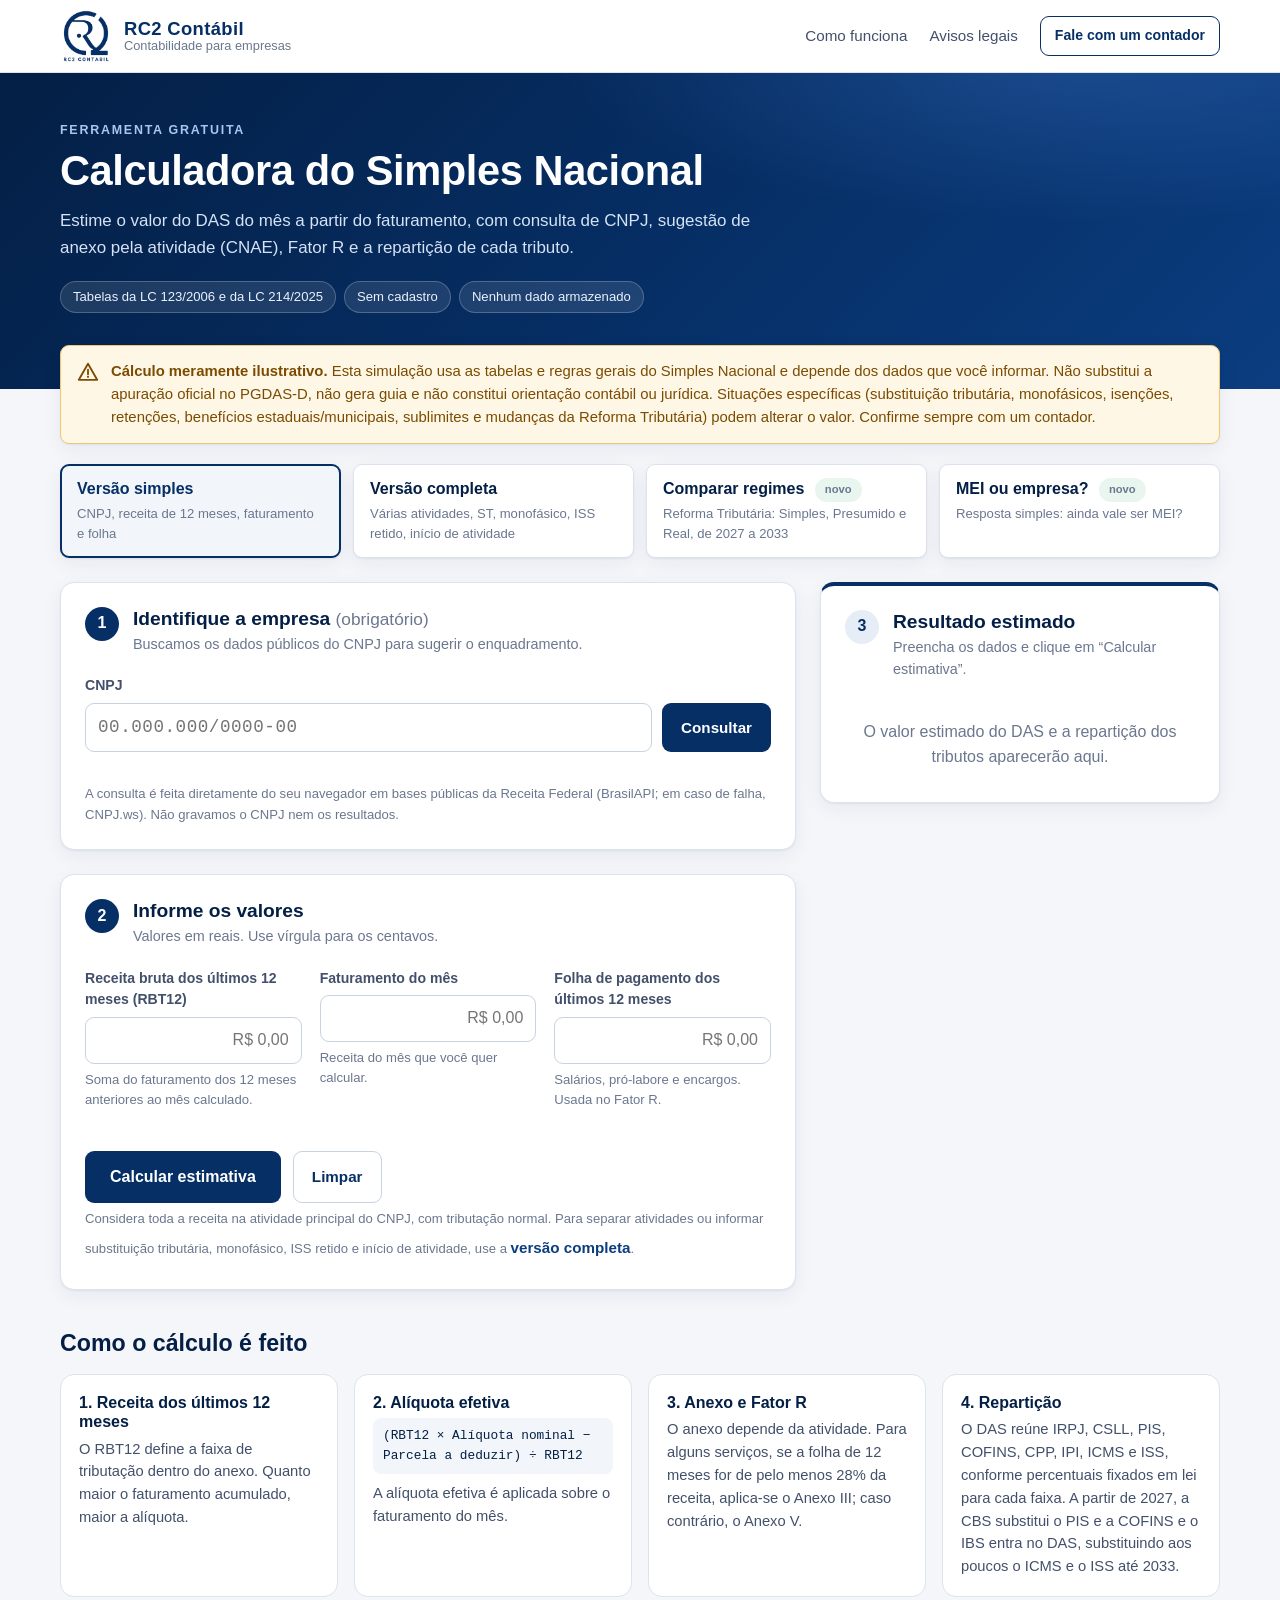
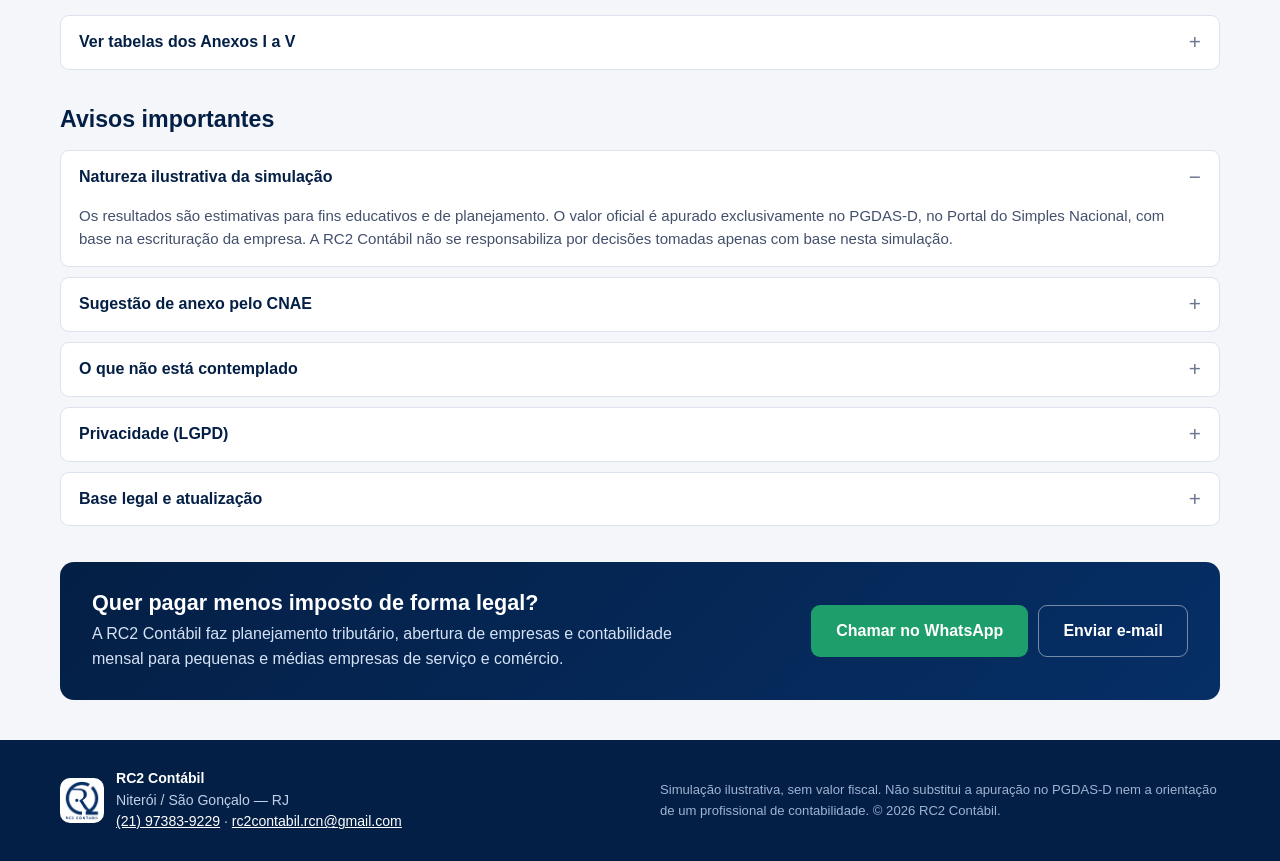
<file: public/calculadora-simples/index.html>
<!DOCTYPE html>
<html lang="pt-BR">
<head>
  <meta charset="utf-8">
  <meta name="viewport" content="width=device-width, initial-scale=1">
  <title>Calculadora do Simples Nacional | RC2 Contábil</title>
  <meta name="description" content="Simule gratuitamente o valor estimado do DAS do Simples Nacional. Consulte o CNPJ, veja a sugestão de anexo por CNAE, Fator R e a repartição dos tributos. Cálculo ilustrativo — RC2 Contábil.">
  <meta name="robots" content="index, follow">
  <meta name="theme-color" content="#062F66">
  <meta name="referrer" content="strict-origin-when-cross-origin">
  <meta property="og:type" content="website">
  <meta property="og:locale" content="pt_BR">
  <meta property="og:title" content="Calculadora do Simples Nacional | RC2 Contábil">
  <meta property="og:description" content="Simulação ilustrativa do DAS do Simples Nacional com consulta de CNPJ e Fator R.">
  <meta property="og:image" content="assets/img/logo-rc2.png">
  <link rel="icon" href="favicon.ico" sizes="any">
  <link rel="stylesheet" href="assets/css/style.css?v=1.4.0">
  <script src="assets/js/tabelas.js?v=1.4.0" defer></script>
  <script src="assets/js/reforma.js?v=1.4.0" defer></script>
  <script src="assets/js/calculo.js?v=1.4.0" defer></script>
  <script src="assets/js/app.js?v=1.4.0" defer></script>
</head>
<body>
  <a class="skip-link" href="#calculadora">Ir para a calculadora</a>

  <header class="topbar">
    <div class="container topbar__inner">
      <a class="brand" href="./" aria-label="RC2 Contábil — início">
        <img src="assets/img/logo-rc2.png" alt="Logo RC2 Contábil" width="52" height="52">
        <span class="brand__text">
          <strong>RC2 Contábil</strong>
          <small>Contabilidade para empresas</small>
        </span>
      </a>
      <nav class="topbar__nav" aria-label="Navegação principal">
        <a href="#como-funciona">Como funciona</a>
        <a href="#avisos">Avisos legais</a>
        <a class="btn btn--ghost-light" href="https://wa.me/5521973839229?text=Ol%C3%A1%2C%20vim%20pela%20calculadora%20do%20Simples%20Nacional%20e%20gostaria%20de%20falar%20com%20um%20contador." target="_blank" rel="noopener noreferrer">Fale com um contador</a>
      </nav>
    </div>
  </header>

  <section class="hero">
    <div class="container hero__inner">
      <div>
        <p class="eyebrow">Ferramenta gratuita</p>
        <h1>Calculadora do Simples Nacional</h1>
        <p class="hero__lead">Estime o valor do DAS do mês a partir do faturamento, com consulta de CNPJ, sugestão de anexo pela atividade (CNAE), Fator R e a repartição de cada tributo.</p>
        <ul class="hero__badges">
          <li>Tabelas da LC 123/2006 e da LC 214/2025</li>
          <li>Sem cadastro</li>
          <li>Nenhum dado armazenado</li>
        </ul>
      </div>
    </div>
  </section>

  <div class="container">
    <div class="notice notice--warning" role="note">
      <svg class="notice__icon" viewBox="0 0 24 24" aria-hidden="true"><path d="M12 3 2 20.5h20L12 3z" fill="none" stroke="currentColor" stroke-width="2" stroke-linejoin="round"/><path d="M12 9.5v5" stroke="currentColor" stroke-width="2" stroke-linecap="round"/><circle cx="12" cy="17.3" r="1.2" fill="currentColor"/></svg>
      <div>
        <strong>Cálculo meramente ilustrativo.</strong>
        Esta simulação usa as tabelas e regras gerais do Simples Nacional e depende dos dados que você informar. Não substitui a apuração oficial no PGDAS-D, não gera guia e não constitui orientação contábil ou jurídica. Situações específicas (substituição tributária, monofásicos, isenções, retenções, benefícios estaduais/municipais, sublimites e mudanças da Reforma Tributária) podem alterar o valor. Confirme sempre com um contador.
      </div>
    </div>
  </div>

  <div class="container">
    <div class="modos modos--4">
      <div class="modos__grupo" role="tablist" aria-label="Tipo de simulação">
        <button id="tab-simples" class="modos__tab" type="button" role="tab" aria-selected="true" aria-controls="calculadora">
          <strong>Versão simples</strong>
          <span>CNPJ, receita de 12 meses, faturamento e folha</span>
        </button>
        <button id="tab-completa" class="modos__tab" type="button" role="tab" aria-selected="false" aria-controls="calculadora">
          <strong>Versão completa</strong>
          <span>Várias atividades, ST, monofásico, ISS retido, início de atividade</span>
        </button>
      </div>
      <a class="modos__tab" href="comparar.html">
        <strong>Comparar regimes <span class="tag tag--ok">novo</span></strong>
        <span>Reforma Tributária: Simples, Presumido e Real, de 2027 a 2033</span>
      </a>
      <a class="modos__tab" href="mei.html">
        <strong>MEI ou empresa? <span class="tag tag--ok">novo</span></strong>
        <span>Resposta simples: ainda vale ser MEI?</span>
      </a>
    </div>
  </div>

  <main id="calculadora" class="container layout">
    <div class="col-form">

      <!-- ETAPA 1 -->
      <section class="card" aria-labelledby="etapa1">
        <header class="card__head">
          <span class="step">1</span>
          <div>
            <h2 id="etapa1">Identifique a empresa <span class="muted" id="cnpj-obrigatorio">(obrigatório)</span></h2>
            <p class="card__sub">Buscamos os dados públicos do CNPJ para sugerir o enquadramento.</p>
          </div>
        </header>

        <form id="form-cnpj" class="cnpj-form" novalidate autocomplete="off">
          <label for="cnpj" class="label">CNPJ</label>
          <div class="input-row">
            <input id="cnpj" name="cnpj" class="input input--lg" type="text" inputmode="numeric" maxlength="18" placeholder="00.000.000/0000-00" aria-describedby="cnpj-status cnpj-privacidade" spellcheck="false">
            <button id="btn-cnpj" class="btn btn--primary" type="submit">
              <span class="btn__label">Consultar</span>
            </button>
          </div>
          <p id="cnpj-status" class="field-status" role="status" aria-live="polite"></p>
          <p id="cnpj-privacidade" class="hint">
            A consulta é feita diretamente do seu navegador em bases públicas da Receita Federal (BrasilAPI; em caso de falha, CNPJ.ws). Não gravamos o CNPJ nem os resultados.
          </p>
        </form>

        <div id="empresa" class="empresa" hidden></div>
      </section>

      <!-- ETAPA 2 — versão simples -->
      <section id="card-simples" class="card" aria-labelledby="etapa2s">
        <header class="card__head">
          <span class="step">2</span>
          <div>
            <h2 id="etapa2s">Informe os valores</h2>
            <p class="card__sub">Valores em reais. Use vírgula para os centavos.</p>
          </div>
        </header>

        <form id="form-simples" novalidate autocomplete="off">
          <div id="simples-atividade" class="notice notice--info atividade-box" hidden></div>

          <div class="grid-3">
            <div class="field">
              <label class="label" for="rbt12-s">Receita bruta dos últimos 12 meses (RBT12)</label>
              <input id="rbt12-s" class="input money" type="text" inputmode="decimal" placeholder="R$ 0,00">
              <p class="hint">Soma do faturamento dos 12 meses anteriores ao mês calculado.</p>
            </div>
            <div class="field">
              <label class="label" for="fat-s">Faturamento do mês</label>
              <input id="fat-s" class="input money" type="text" inputmode="decimal" placeholder="R$ 0,00">
              <p class="hint">Receita do mês que você quer calcular.</p>
            </div>
            <div class="field">
              <label class="label" for="folha-s">Folha de pagamento dos últimos 12 meses</label>
              <input id="folha-s" class="input money" type="text" inputmode="decimal" placeholder="R$ 0,00">
              <p class="hint">Salários, pró-labore e encargos. Usada no Fator R.</p>
            </div>
          </div>

          <div id="form-erros-s" class="notice notice--error" role="alert" hidden></div>

          <div class="actions">
            <button class="btn btn--primary btn--lg" type="submit">Calcular estimativa</button>
            <button id="btn-limpar-s" class="btn btn--secondary" type="button">Limpar</button>
          </div>
          <p class="hint">Considera toda a receita na atividade principal do CNPJ, com tributação normal. Para separar atividades ou informar substituição tributária, monofásico, ISS retido e início de atividade, use a <button id="link-completa" class="btn btn--link btn--inline" type="button">versão completa</button>.</p>
        </form>
      </section>

      <!-- ETAPA 2 — versão completa -->
      <section id="card-completo" class="card" aria-labelledby="etapa2" hidden>
        <header class="card__head">
          <span class="step">2</span>
          <div>
            <h2 id="etapa2">Informe os dados para o cálculo</h2>
            <p class="card__sub">Valores em reais. Use vírgula para os centavos.</p>
          </div>
        </header>

        <form id="form-calc" novalidate autocomplete="off">
          <div class="grid-2">
            <div class="field">
              <label class="label" for="periodo">Período de apuração</label>
              <input id="periodo" class="input" type="month">
              <p class="hint">A partir de janeiro/2027 o cálculo usa as tabelas da Reforma (LC 214/2025).</p>
            </div>
            <fieldset class="field">
              <legend class="label">Tempo de atividade</legend>
              <div class="segmented">
                <label><input type="radio" name="atividade" value="normal" checked> <span>12 meses ou mais</span></label>
                <label><input type="radio" name="atividade" value="inicio"> <span>Menos de 12 meses</span></label>
              </div>
            </fieldset>
          </div>

          <div id="bloco-normal" class="grid-2">
            <div class="field">
              <label class="label" for="rbt12">Receita bruta dos últimos 12 meses (RBT12)</label>
              <input id="rbt12" class="input money" type="text" inputmode="decimal" placeholder="R$ 0,00">
              <p class="hint">Soma do faturamento dos 12 meses anteriores ao período de apuração.</p>
            </div>
            <div class="field">
              <label class="label" for="folha12">Folha de salários dos últimos 12 meses</label>
              <input id="folha12" class="input money" type="text" inputmode="decimal" placeholder="R$ 0,00">
              <p class="hint">Salários, pró-labore, 13º, férias, INSS patronal e FGTS. Usada no Fator R.</p>
            </div>
          </div>

          <div id="bloco-inicio" class="grid-3" hidden>
            <div class="field">
              <label class="label" for="meses">Meses de atividade anteriores</label>
              <input id="meses" class="input" type="number" min="0" max="11" step="1" value="0">
              <p class="hint">0 = este é o primeiro mês.</p>
            </div>
            <div class="field">
              <label class="label" for="receita-acum">Receita acumulada nesses meses</label>
              <input id="receita-acum" class="input money" type="text" inputmode="decimal" placeholder="R$ 0,00">
            </div>
            <div class="field">
              <label class="label" for="folha-acum" id="label-folha-acum">Folha acumulada nesses meses</label>
              <input id="folha-acum" class="input money" type="text" inputmode="decimal" placeholder="R$ 0,00">
            </div>
            <p class="hint span-all">Em início de atividade, o RBT12 é proporcionalizado: média mensal × 12 (no 1º mês, receita do próprio mês × 12).</p>
          </div>

          <div class="receitas">
            <div class="receitas__head">
              <h3>Faturamento do mês por atividade</h3>
              <p class="hint">Separe as receitas conforme a atividade e o tratamento tributário, como no PGDAS-D.</p>
            </div>
            <div id="linhas" class="linhas"></div>
            <button id="btn-add" class="btn btn--link" type="button">+ Adicionar outra atividade</button>
          </div>

          <div id="form-erros" class="notice notice--error" role="alert" hidden></div>

          <div class="actions">
            <button class="btn btn--primary btn--lg" type="submit">Calcular estimativa</button>
            <button id="btn-limpar" class="btn btn--secondary" type="button">Limpar</button>
          </div>
        </form>
      </section>
    </div>

    <!-- RESULTADO -->
    <aside class="col-result" aria-labelledby="titulo-resultado">
      <section id="resultado" class="card card--result" aria-live="polite">
        <header class="card__head">
          <span class="step step--light">3</span>
          <div>
            <h2 id="titulo-resultado">Resultado estimado</h2>
            <p class="card__sub" id="resultado-sub">Preencha os dados e clique em “Calcular estimativa”.</p>
          </div>
        </header>
        <div id="resultado-corpo">
          <div class="placeholder">
            <svg viewBox="0 0 48 48" aria-hidden="true"><rect x="10" y="6" width="28" height="36" rx="4" fill="none" stroke="currentColor" stroke-width="2.5"/><rect x="15" y="11" width="18" height="7" rx="1.5" fill="currentColor" opacity=".25"/><g fill="currentColor"><circle cx="17" cy="25" r="2"/><circle cx="24" cy="25" r="2"/><circle cx="31" cy="25" r="2"/><circle cx="17" cy="32" r="2"/><circle cx="24" cy="32" r="2"/><circle cx="31" cy="32" r="2"/></g></svg>
            <p>O valor estimado do DAS e a repartição dos tributos aparecerão aqui.</p>
          </div>
        </div>
      </section>
    </aside>
  </main>

  <section id="como-funciona" class="container info">
    <h2>Como o cálculo é feito</h2>
    <div class="info__grid">
      <div class="info__item">
        <h3>1. Receita dos últimos 12 meses</h3>
        <p>O RBT12 define a faixa de tributação dentro do anexo. Quanto maior o faturamento acumulado, maior a alíquota.</p>
      </div>
      <div class="info__item">
        <h3>2. Alíquota efetiva</h3>
        <p class="formula">(RBT12 × Alíquota nominal − Parcela a deduzir) ÷ RBT12</p>
        <p>A alíquota efetiva é aplicada sobre o faturamento do mês.</p>
      </div>
      <div class="info__item">
        <h3>3. Anexo e Fator R</h3>
        <p>O anexo depende da atividade. Para alguns serviços, se a folha de 12 meses for de pelo menos 28% da receita, aplica-se o Anexo III; caso contrário, o Anexo V.</p>
      </div>
      <div class="info__item">
        <h3>4. Repartição</h3>
        <p>O DAS reúne IRPJ, CSLL, PIS, COFINS, CPP, IPI, ICMS e ISS, conforme percentuais fixados em lei para cada faixa. A partir de 2027, a CBS substitui o PIS e a COFINS e o IBS entra no DAS, substituindo aos poucos o ICMS e o ISS até 2033.</p>
      </div>
    </div>

    <details class="acc">
      <summary>Ver tabelas dos Anexos I a V</summary>
      <div id="tabelas-anexos" class="tabelas"></div>
    </details>
  </section>

  <section id="avisos" class="container info">
    <h2>Avisos importantes</h2>
    <details class="acc" open>
      <summary>Natureza ilustrativa da simulação</summary>
      <p>Os resultados são estimativas para fins educativos e de planejamento. O valor oficial é apurado exclusivamente no PGDAS-D, no Portal do Simples Nacional, com base na escrituração da empresa. A RC2 Contábil não se responsabiliza por decisões tomadas apenas com base nesta simulação.</p>
    </details>
    <details class="acc">
      <summary>Sugestão de anexo pelo CNAE</summary>
      <p>A sugestão de anexo é automática e aproximada. O enquadramento correto depende da atividade efetivamente exercida, que pode diferir do CNAE cadastrado, e de regras específicas (atividades vedadas, tributação concomitante, transporte intermunicipal, locação de bens etc.). Você pode e deve ajustar o anexo manualmente.</p>
    </details>
    <details class="acc">
      <summary>O que não está contemplado</summary>
      <ul>
        <li>Benefícios, isenções e reduções de ICMS/ISS concedidos por estados e municípios.</li>
        <li>ISS fixo de sociedades de profissionais e alíquota mínima de ISS do município.</li>
        <li>Excesso de sublimite ou limite dentro do próprio ano-calendário e seus efeitos.</li>
        <li>Diferencial de alíquota (DIFAL), ICMS-ST devido como substituto, IOF e tributos fora do DAS.</li>
        <li>Opção por recolher IBS e CBS fora do DAS (regime regular), créditos de IBS/CBS e comparação com o Lucro Presumido ou Real — para isso, use o <a href="comparar.html">comparativo de regimes</a>.</li>
        <li>Multas, juros e parcelamentos.</li>
      </ul>
    </details>
    <details class="acc">
      <summary>Privacidade (LGPD)</summary>
      <p>Esta página não usa cookies, rastreadores ou formulários de cadastro, e não envia os valores digitados a nenhum servidor: todo o cálculo acontece no seu navegador. Ao consultar um CNPJ, o número é enviado diretamente do seu navegador ao serviço público BrasilAPI (ou, se indisponível, ao CNPJ.ws), que retorna os dados cadastrais públicos da Receita Federal. Não guardamos histórico das consultas. Para fins estatísticos, o servidor registra os acessos à página com o endereço IP anonimizado (o final do endereço é descartado antes de ser gravado), sem cookies e sem qualquer dado que identifique o visitante.</p>
    </details>
    <details class="acc">
      <summary>Base legal e atualização</summary>
      <p>Até 2026: Lei Complementar nº 123/2006, com redação da LC nº 155/2016 (Anexos I a V, vigentes desde 01/01/2018), e Resolução CGSN nº 140/2018. A partir de 2027: Anexos I a V na redação da LC nº 214/2025 (Anexos XVIII a XXII, com as alterações da LC nº 227/2026), escolhidos pelo ano do período de apuração. Tabelas revisadas em <span id="revisao"></span>.</p>
    </details>
  </section>

  <section class="container cta">
    <div class="cta__box">
      <div>
        <h2>Quer pagar menos imposto de forma legal?</h2>
        <p>A RC2 Contábil faz planejamento tributário, abertura de empresas e contabilidade mensal para pequenas e médias empresas de serviço e comércio.</p>
      </div>
      <div class="cta__actions">
        <a class="btn btn--accent btn--lg" href="https://wa.me/5521973839229?text=Ol%C3%A1%2C%20vim%20pela%20calculadora%20do%20Simples%20Nacional%20e%20gostaria%20de%20falar%20com%20um%20contador." target="_blank" rel="noopener noreferrer">Chamar no WhatsApp</a>
        <a class="btn btn--ghost-dark btn--lg" href="mailto:rc2contabil.rcn@gmail.com?subject=Quero%20falar%20sobre%20meu%20Simples%20Nacional">Enviar e-mail</a>
      </div>
    </div>
  </section>

  <footer class="footer">
    <div class="container footer__inner">
      <div class="footer__brand">
        <img src="assets/img/logo-rc2.png" alt="" width="44" height="44">
        <div>
          <strong>RC2 Contábil</strong>
          <p>Niterói / São Gonçalo — RJ<br><a href="https://wa.me/5521973839229" target="_blank" rel="noopener noreferrer">(21) 97383-9229</a> · <a href="mailto:rc2contabil.rcn@gmail.com">rc2contabil.rcn@gmail.com</a></p>
        </div>
      </div>
      <p class="footer__legal">Simulação ilustrativa, sem valor fiscal. Não substitui a apuração no PGDAS-D nem a orientação de um profissional de contabilidade. © <span id="ano"></span> RC2 Contábil.</p>
    </div>
  </footer>
</body>
</html>
</file>
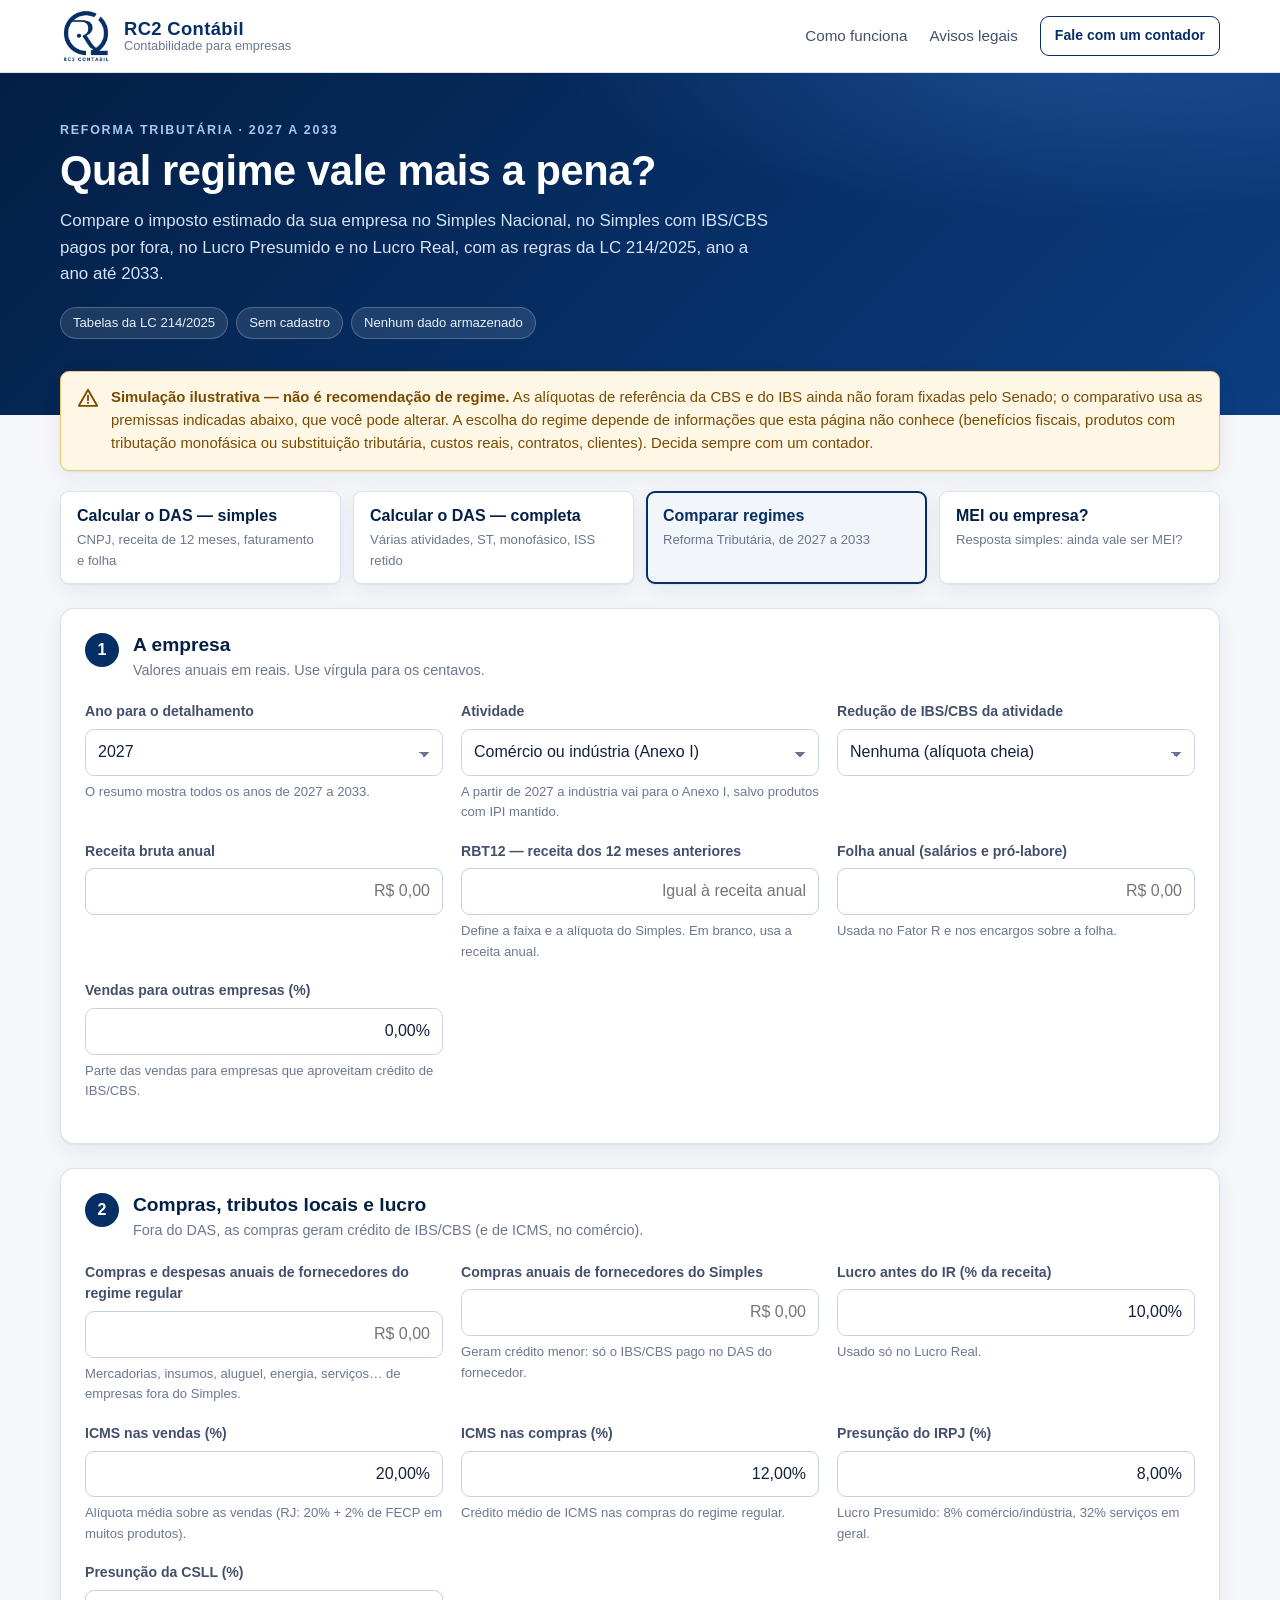
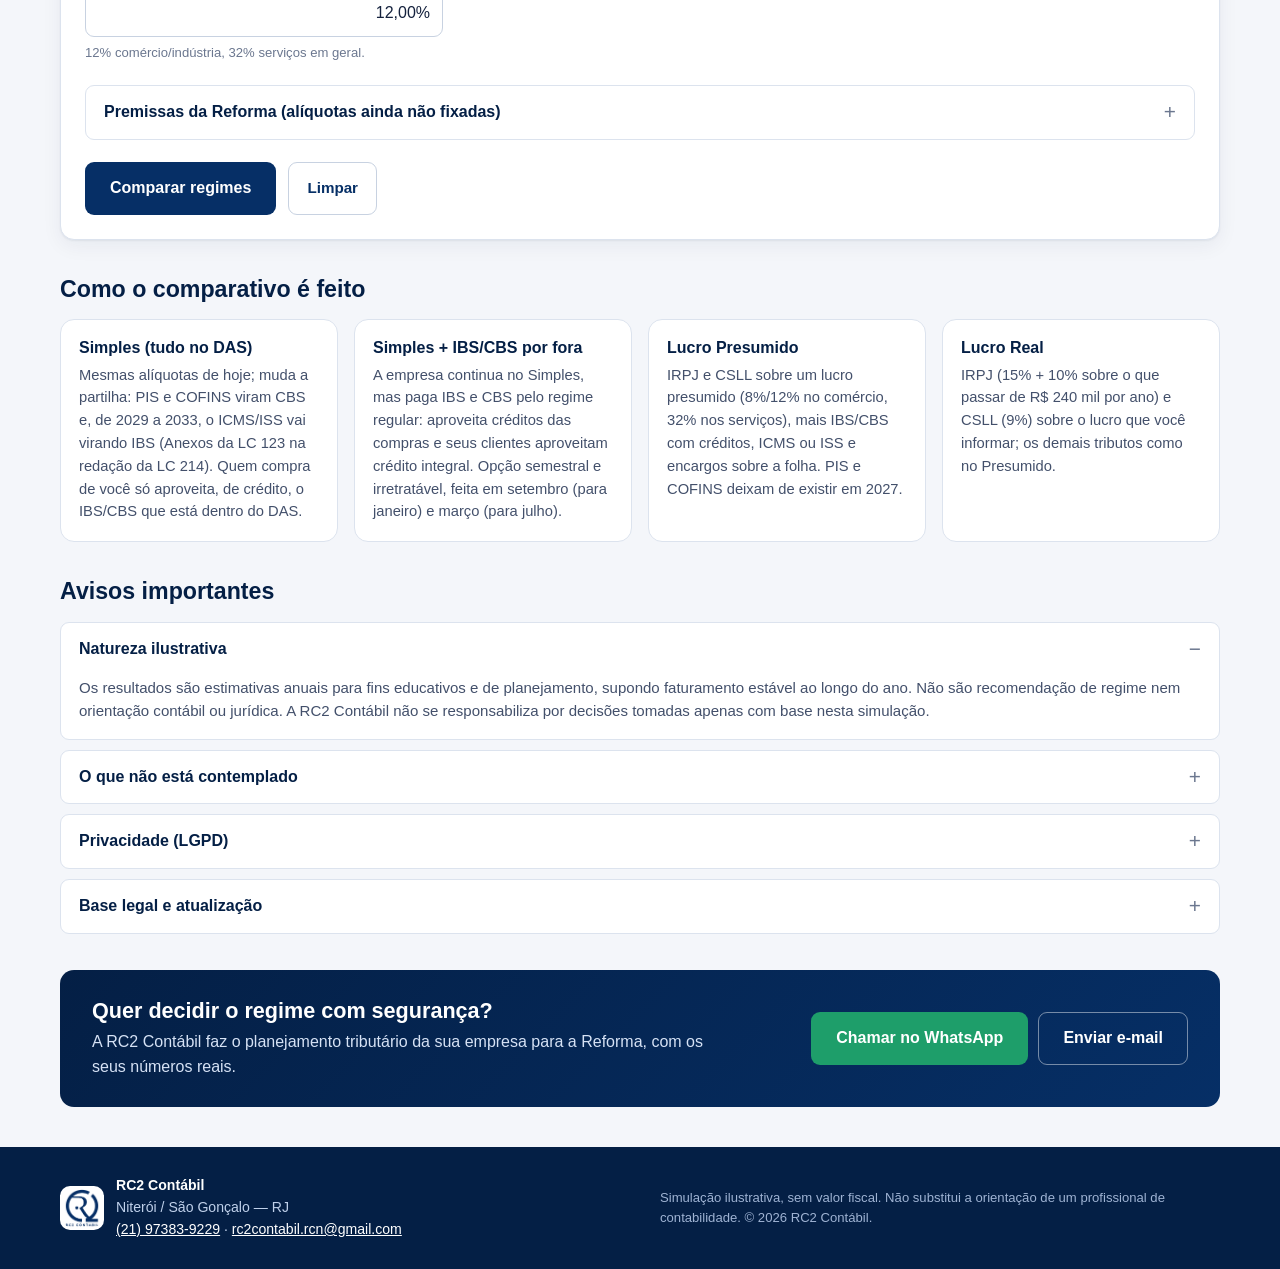
<file: public/calculadora-simples/comparar.html>
<!DOCTYPE html>
<html lang="pt-BR">
<head>
  <meta charset="utf-8">
  <meta name="viewport" content="width=device-width, initial-scale=1">
  <title>Comparar regimes na Reforma Tributária | RC2 Contábil</title>
  <meta name="description" content="Compare Simples Nacional, Simples com IBS/CBS por fora, Lucro Presumido e Lucro Real com as regras da Reforma Tributária (LC 214/2025), de 2027 a 2033. Simulação ilustrativa — RC2 Contábil.">
  <meta name="robots" content="index, follow">
  <meta name="theme-color" content="#062F66">
  <meta name="referrer" content="strict-origin-when-cross-origin">
  <meta property="og:type" content="website">
  <meta property="og:locale" content="pt_BR">
  <meta property="og:title" content="Comparar regimes na Reforma Tributária | RC2 Contábil">
  <meta property="og:description" content="Qual regime pesa menos para a sua empresa de 2027 a 2033: Simples, Simples com IBS/CBS por fora, Lucro Presumido ou Lucro Real.">
  <meta property="og:image" content="assets/img/logo-rc2.png">
  <link rel="icon" href="favicon.ico" sizes="any">
  <link rel="stylesheet" href="assets/css/style.css?v=1.4.0">
  <script src="assets/js/reforma.js?v=1.4.0" defer></script>
  <script src="assets/js/regimes.js?v=1.4.0" defer></script>
  <script src="assets/js/comparar.js?v=1.4.0" defer></script>
</head>
<body>
  <a class="skip-link" href="#comparador">Ir para o comparativo</a>

  <header class="topbar">
    <div class="container topbar__inner">
      <a class="brand" href="./" aria-label="RC2 Contábil — início">
        <img src="assets/img/logo-rc2.png" alt="Logo RC2 Contábil" width="52" height="52">
        <span class="brand__text">
          <strong>RC2 Contábil</strong>
          <small>Contabilidade para empresas</small>
        </span>
      </a>
      <nav class="topbar__nav" aria-label="Navegação principal">
        <a href="#como-funciona">Como funciona</a>
        <a href="#avisos">Avisos legais</a>
        <a class="btn btn--ghost-light" href="https://wa.me/5521973839229?text=Ol%C3%A1%2C%20usei%20o%20comparativo%20de%20regimes%20da%20Reforma%20Tribut%C3%A1ria%20e%20gostaria%20de%20falar%20com%20um%20contador." target="_blank" rel="noopener noreferrer">Fale com um contador</a>
      </nav>
    </div>
  </header>

  <section class="hero">
    <div class="container hero__inner">
      <div>
        <p class="eyebrow">Reforma Tributária · 2027 a 2033</p>
        <h1>Qual regime vale mais a pena?</h1>
        <p class="hero__lead">Compare o imposto estimado da sua empresa no Simples Nacional, no Simples com IBS/CBS pagos por fora, no Lucro Presumido e no Lucro Real, com as regras da LC 214/2025, ano a ano até 2033.</p>
        <ul class="hero__badges">
          <li>Tabelas da LC 214/2025</li>
          <li>Sem cadastro</li>
          <li>Nenhum dado armazenado</li>
        </ul>
      </div>
    </div>
  </section>

  <div class="container">
    <div class="notice notice--warning" role="note">
      <svg class="notice__icon" viewBox="0 0 24 24" aria-hidden="true"><path d="M12 3 2 20.5h20L12 3z" fill="none" stroke="currentColor" stroke-width="2" stroke-linejoin="round"/><path d="M12 9.5v5" stroke="currentColor" stroke-width="2" stroke-linecap="round"/><circle cx="12" cy="17.3" r="1.2" fill="currentColor"/></svg>
      <div>
        <strong>Simulação ilustrativa — não é recomendação de regime.</strong>
        As alíquotas de referência da CBS e do IBS ainda não foram fixadas pelo Senado; o comparativo usa as premissas indicadas abaixo, que você pode alterar. A escolha do regime depende de informações que esta página não conhece (benefícios fiscais, produtos com tributação monofásica ou substituição tributária, custos reais, contratos, clientes). Decida sempre com um contador.
      </div>
    </div>
  </div>

  <div class="container">
    <nav class="modos modos--4" aria-label="Ferramentas">
      <a class="modos__tab" href="./">
        <strong>Calcular o DAS — simples</strong>
        <span>CNPJ, receita de 12 meses, faturamento e folha</span>
      </a>
      <a class="modos__tab" href="./#completa">
        <strong>Calcular o DAS — completa</strong>
        <span>Várias atividades, ST, monofásico, ISS retido</span>
      </a>
      <a class="modos__tab" href="comparar.html" aria-current="page">
        <strong>Comparar regimes</strong>
        <span>Reforma Tributária, de 2027 a 2033</span>
      </a>
      <a class="modos__tab" href="mei.html">
        <strong>MEI ou empresa?</strong>
        <span>Resposta simples: ainda vale ser MEI?</span>
      </a>
    </nav>
  </div>

  <main id="comparador" class="container comparador">
    <form id="form-comparar" novalidate autocomplete="off">

      <section class="card" aria-labelledby="c-etapa1">
        <header class="card__head">
          <span class="step">1</span>
          <div>
            <h2 id="c-etapa1">A empresa</h2>
            <p class="card__sub">Valores anuais em reais. Use vírgula para os centavos.</p>
          </div>
        </header>
        <div class="grid-3">
          <div class="field">
            <label class="label" for="c-ano">Ano para o detalhamento</label>
            <select id="c-ano" class="input"></select>
            <p class="hint">O resumo mostra todos os anos de 2027 a 2033.</p>
          </div>
          <div class="field">
            <label class="label" for="c-anexo">Atividade</label>
            <select id="c-anexo" class="input">
              <option value="I">Comércio ou indústria (Anexo I)</option>
              <option value="II">Indústria com IPI mantido — Zona Franca (Anexo II)</option>
              <option value="III">Serviços (Anexo III)</option>
              <option value="IV">Serviços: construção, limpeza, vigilância, advocacia (Anexo IV)</option>
              <option value="V">Serviços (Anexo V)</option>
              <option value="FR">Serviço sujeito ao Fator R (III ou V)</option>
            </select>
            <p class="hint">A partir de 2027 a indústria vai para o Anexo I, salvo produtos com IPI mantido.</p>
          </div>
          <div class="field">
            <label class="label" for="c-reducao">Redução de IBS/CBS da atividade</label>
            <select id="c-reducao" class="input">
              <option value="0">Nenhuma (alíquota cheia)</option>
              <option value="0.3">30% — profissões regulamentadas (art. 127)</option>
              <option value="0.6">60% — saúde, educação e outros (arts. 128 a 142)</option>
            </select>
          </div>
          <div class="field">
            <label class="label" for="c-receita">Receita bruta anual</label>
            <input id="c-receita" class="input money" type="text" inputmode="decimal" placeholder="R$ 0,00">
          </div>
          <div class="field">
            <label class="label" for="c-rbt12">RBT12 — receita dos 12 meses anteriores</label>
            <input id="c-rbt12" class="input money" type="text" inputmode="decimal" placeholder="Igual à receita anual">
            <p class="hint">Define a faixa e a alíquota do Simples. Em branco, usa a receita anual.</p>
          </div>
          <div class="field">
            <label class="label" for="c-folha">Folha anual (salários e pró-labore)</label>
            <input id="c-folha" class="input money" type="text" inputmode="decimal" placeholder="R$ 0,00">
            <p class="hint">Usada no Fator R e nos encargos sobre a folha.</p>
          </div>
          <div class="field">
            <label class="label" for="c-b2b">Vendas para outras empresas (%)</label>
            <input id="c-b2b" class="input money" type="text" inputmode="decimal" placeholder="0,00%" value="0">
            <p class="hint">Parte das vendas para empresas que aproveitam crédito de IBS/CBS.</p>
          </div>
        </div>
      </section>

      <section class="card" aria-labelledby="c-etapa2">
        <header class="card__head">
          <span class="step">2</span>
          <div>
            <h2 id="c-etapa2">Compras, tributos locais e lucro</h2>
            <p class="card__sub">Fora do DAS, as compras geram crédito de IBS/CBS (e de ICMS, no comércio).</p>
          </div>
        </header>
        <div class="grid-3">
          <div class="field">
            <label class="label" for="c-compras">Compras e despesas anuais de fornecedores do regime regular</label>
            <input id="c-compras" class="input money" type="text" inputmode="decimal" placeholder="R$ 0,00">
            <p class="hint">Mercadorias, insumos, aluguel, energia, serviços… de empresas fora do Simples.</p>
          </div>
          <div class="field">
            <label class="label" for="c-compras-sn">Compras anuais de fornecedores do Simples</label>
            <input id="c-compras-sn" class="input money" type="text" inputmode="decimal" placeholder="R$ 0,00">
            <p class="hint">Geram crédito menor: só o IBS/CBS pago no DAS do fornecedor.</p>
          </div>
          <div class="field">
            <label class="label" for="c-margem">Lucro antes do IR (% da receita)</label>
            <input id="c-margem" class="input money" type="text" inputmode="decimal" value="10">
            <p class="hint">Usado só no Lucro Real.</p>
          </div>
          <div class="field" data-tipo="comercio">
            <label class="label" for="c-icms-saida">ICMS nas vendas (%)</label>
            <input id="c-icms-saida" class="input money" type="text" inputmode="decimal" value="20">
            <p class="hint">Alíquota média sobre as vendas (RJ: 20% + 2% de FECP em muitos produtos).</p>
          </div>
          <div class="field" data-tipo="comercio">
            <label class="label" for="c-icms-entrada">ICMS nas compras (%)</label>
            <input id="c-icms-entrada" class="input money" type="text" inputmode="decimal" value="12">
            <p class="hint">Crédito médio de ICMS nas compras do regime regular.</p>
          </div>
          <div class="field" data-tipo="servico" hidden>
            <label class="label" for="c-iss">ISS (%)</label>
            <input id="c-iss" class="input money" type="text" inputmode="decimal" value="5">
            <p class="hint">Alíquota do município (de 2% a 5%).</p>
          </div>
          <div class="field">
            <label class="label" for="c-pres-irpj">Presunção do IRPJ (%)</label>
            <input id="c-pres-irpj" class="input money" type="text" inputmode="decimal" value="8">
            <p class="hint">Lucro Presumido: 8% comércio/indústria, 32% serviços em geral.</p>
          </div>
          <div class="field">
            <label class="label" for="c-pres-csll">Presunção da CSLL (%)</label>
            <input id="c-pres-csll" class="input money" type="text" inputmode="decimal" value="12">
            <p class="hint">12% comércio/indústria, 32% serviços em geral.</p>
          </div>
        </div>

        <details class="acc premissas">
          <summary>Premissas da Reforma (alíquotas ainda não fixadas)</summary>
          <div class="grid-3">
            <div class="field">
              <label class="label" for="p-cbs">CBS — alíquota de referência (%)</label>
              <input id="p-cbs" class="input money" type="text" inputmode="decimal">
              <p class="hint">TCU propôs 11,3% para 2027 (28/10/2026); o Senado fixa até 15/12/2026. Em 2027–2028 cobra-se 0,1 ponto a menos.</p>
            </div>
            <div class="field">
              <label class="label" for="p-ibs">IBS pleno — estadual + municipal (%)</label>
              <input id="p-ibs" class="input money" type="text" inputmode="decimal">
              <p class="hint">Estimativa. Em 2027–2028 o IBS é 0,1%; de 2029 a 2032 sobe 10% do pleno por ano; 2033 em diante, pleno.</p>
            </div>
            <div class="field">
              <label class="label" for="p-cred-sn">Crédito médio em compras do Simples (%)</label>
              <input id="p-cred-sn" class="input money" type="text" inputmode="decimal">
              <p class="hint">Fornecedor do Simples que paga tudo no DAS gera crédito só do que pagou no DAS.</p>
            </div>
            <div class="field">
              <label class="label" for="p-inss">INSS patronal + RAT sobre a folha (%)</label>
              <input id="p-inss" class="input money" type="text" inputmode="decimal">
            </div>
            <div class="field">
              <label class="label" for="p-terceiros">Terceiros — Sistema S e salário-educação (%)</label>
              <input id="p-terceiros" class="input money" type="text" inputmode="decimal">
            </div>
            <div class="field">
              <span class="label">LC 224/2025 no Lucro Presumido</span>
              <label class="check"><input id="p-lc224" type="checkbox"> Aplicar +10% na presunção sobre a receita acima de R$ 5 milhões</label>
              <p class="hint">Questionado no STF e afastado por liminares para alguns contribuintes.</p>
            </div>
          </div>
        </details>

        <div id="c-erros" class="notice notice--error" role="alert" hidden></div>
        <div class="actions">
          <button class="btn btn--primary btn--lg" type="submit">Comparar regimes</button>
          <button id="c-limpar" class="btn btn--secondary" type="button">Limpar</button>
        </div>
      </section>
    </form>

    <section id="c-resultado" class="card card--result" aria-live="polite" hidden>
      <header class="card__head">
        <span class="step step--light">3</span>
        <div>
          <h2>Resultado estimado</h2>
          <p class="card__sub" id="c-resultado-sub"></p>
        </div>
      </header>
      <div id="c-resultado-corpo"></div>
    </section>
  </main>

  <section id="como-funciona" class="container info">
    <h2>Como o comparativo é feito</h2>
    <div class="info__grid">
      <div class="info__item">
        <h3>Simples (tudo no DAS)</h3>
        <p>Mesmas alíquotas de hoje; muda a partilha: PIS e COFINS viram CBS e, de 2029 a 2033, o ICMS/ISS vai virando IBS (Anexos da LC 123 na redação da LC 214). Quem compra de você só aproveita, de crédito, o IBS/CBS que está dentro do DAS.</p>
      </div>
      <div class="info__item">
        <h3>Simples + IBS/CBS por fora</h3>
        <p>A empresa continua no Simples, mas paga IBS e CBS pelo regime regular: aproveita créditos das compras e seus clientes aproveitam crédito integral. Opção semestral e irretratável, feita em setembro (para janeiro) e março (para julho).</p>
      </div>
      <div class="info__item">
        <h3>Lucro Presumido</h3>
        <p>IRPJ e CSLL sobre um lucro presumido (8%/12% no comércio, 32% nos serviços), mais IBS/CBS com créditos, ICMS ou ISS e encargos sobre a folha. PIS e COFINS deixam de existir em 2027.</p>
      </div>
      <div class="info__item">
        <h3>Lucro Real</h3>
        <p>IRPJ (15% + 10% sobre o que passar de R$ 240 mil por ano) e CSLL (9%) sobre o lucro que você informar; os demais tributos como no Presumido.</p>
      </div>
    </div>
  </section>

  <section id="avisos" class="container info">
    <h2>Avisos importantes</h2>
    <details class="acc" open>
      <summary>Natureza ilustrativa</summary>
      <p>Os resultados são estimativas anuais para fins educativos e de planejamento, supondo faturamento estável ao longo do ano. Não são recomendação de regime nem orientação contábil ou jurídica. A RC2 Contábil não se responsabiliza por decisões tomadas apenas com base nesta simulação.</p>
    </details>
    <details class="acc">
      <summary>O que não está contemplado</summary>
      <ul>
        <li>Tributação monofásica, substituição tributária, regimes específicos (combustíveis, serviços financeiros, imóveis, saúde suplementar etc.) e Imposto Seletivo.</li>
        <li>Benefícios, isenções e reduções de ICMS/ISS de estados e municípios; DIFAL; ISS fixo de sociedades de profissionais.</li>
        <li>Diferenças de crédito por alíquotas reduzidas do fornecedor, créditos presumidos e ressarcimento de saldo credor (o saldo credor aparece, mas não reduz o custo).</li>
        <li>Ajustes do lucro real (adições, exclusões, prejuízos anteriores), juros sobre capital próprio e distribuição de lucros.</li>
        <li>IPI de produtos da Zona Franca de Manaus fora do Simples.</li>
      </ul>
    </details>
    <details class="acc">
      <summary>Privacidade (LGPD)</summary>
      <p>Esta página não usa cookies, rastreadores ou formulários de cadastro, e não envia os valores digitados a nenhum servidor: todo o cálculo acontece no seu navegador. O servidor registra os acessos à página com o endereço IP anonimizado, sem cookies e sem dado que identifique o visitante.</p>
    </details>
    <details class="acc">
      <summary>Base legal e atualização</summary>
      <p>Lei Complementar nº 214/2025 (com a redação da LC nº 227/2026): arts. 41, 47, 127 a 142, 343 a 365 e Anexos XVIII a XXII, que dão nova redação aos Anexos I a V da LC nº 123/2006. EC nº 132/2023 (ADCT, arts. 126 a 128). LC nº 224/2025 (presunção do Lucro Presumido). Lei nº 9.249/1995 (Lucro Presumido). Revisado em <span id="c-revisao"></span>. Confira a lei no <a href="https://www.planalto.gov.br/ccivil_03/leis/lcp/lcp214.htm" target="_blank" rel="noopener noreferrer">Planalto</a>.</p>
    </details>
  </section>

  <section class="container cta">
    <div class="cta__box">
      <div>
        <h2>Quer decidir o regime com segurança?</h2>
        <p>A RC2 Contábil faz o planejamento tributário da sua empresa para a Reforma, com os seus números reais.</p>
      </div>
      <div class="cta__actions">
        <a class="btn btn--accent btn--lg" href="https://wa.me/5521973839229?text=Ol%C3%A1%2C%20usei%20o%20comparativo%20de%20regimes%20da%20Reforma%20Tribut%C3%A1ria%20e%20gostaria%20de%20falar%20com%20um%20contador." target="_blank" rel="noopener noreferrer">Chamar no WhatsApp</a>
        <a class="btn btn--ghost-dark btn--lg" href="mailto:rc2contabil.rcn@gmail.com?subject=Planejamento%20para%20a%20Reforma%20Tribut%C3%A1ria">Enviar e-mail</a>
      </div>
    </div>
  </section>

  <footer class="footer">
    <div class="container footer__inner">
      <div class="footer__brand">
        <img src="assets/img/logo-rc2.png" alt="" width="44" height="44">
        <div>
          <strong>RC2 Contábil</strong>
          <p>Niterói / São Gonçalo — RJ<br><a href="https://wa.me/5521973839229" target="_blank" rel="noopener noreferrer">(21) 97383-9229</a> · <a href="mailto:rc2contabil.rcn@gmail.com">rc2contabil.rcn@gmail.com</a></p>
        </div>
      </div>
      <p class="footer__legal">Simulação ilustrativa, sem valor fiscal. Não substitui a orientação de um profissional de contabilidade. © <span id="ano"></span> RC2 Contábil.</p>
    </div>
  </footer>
</body>
</html>
</file>
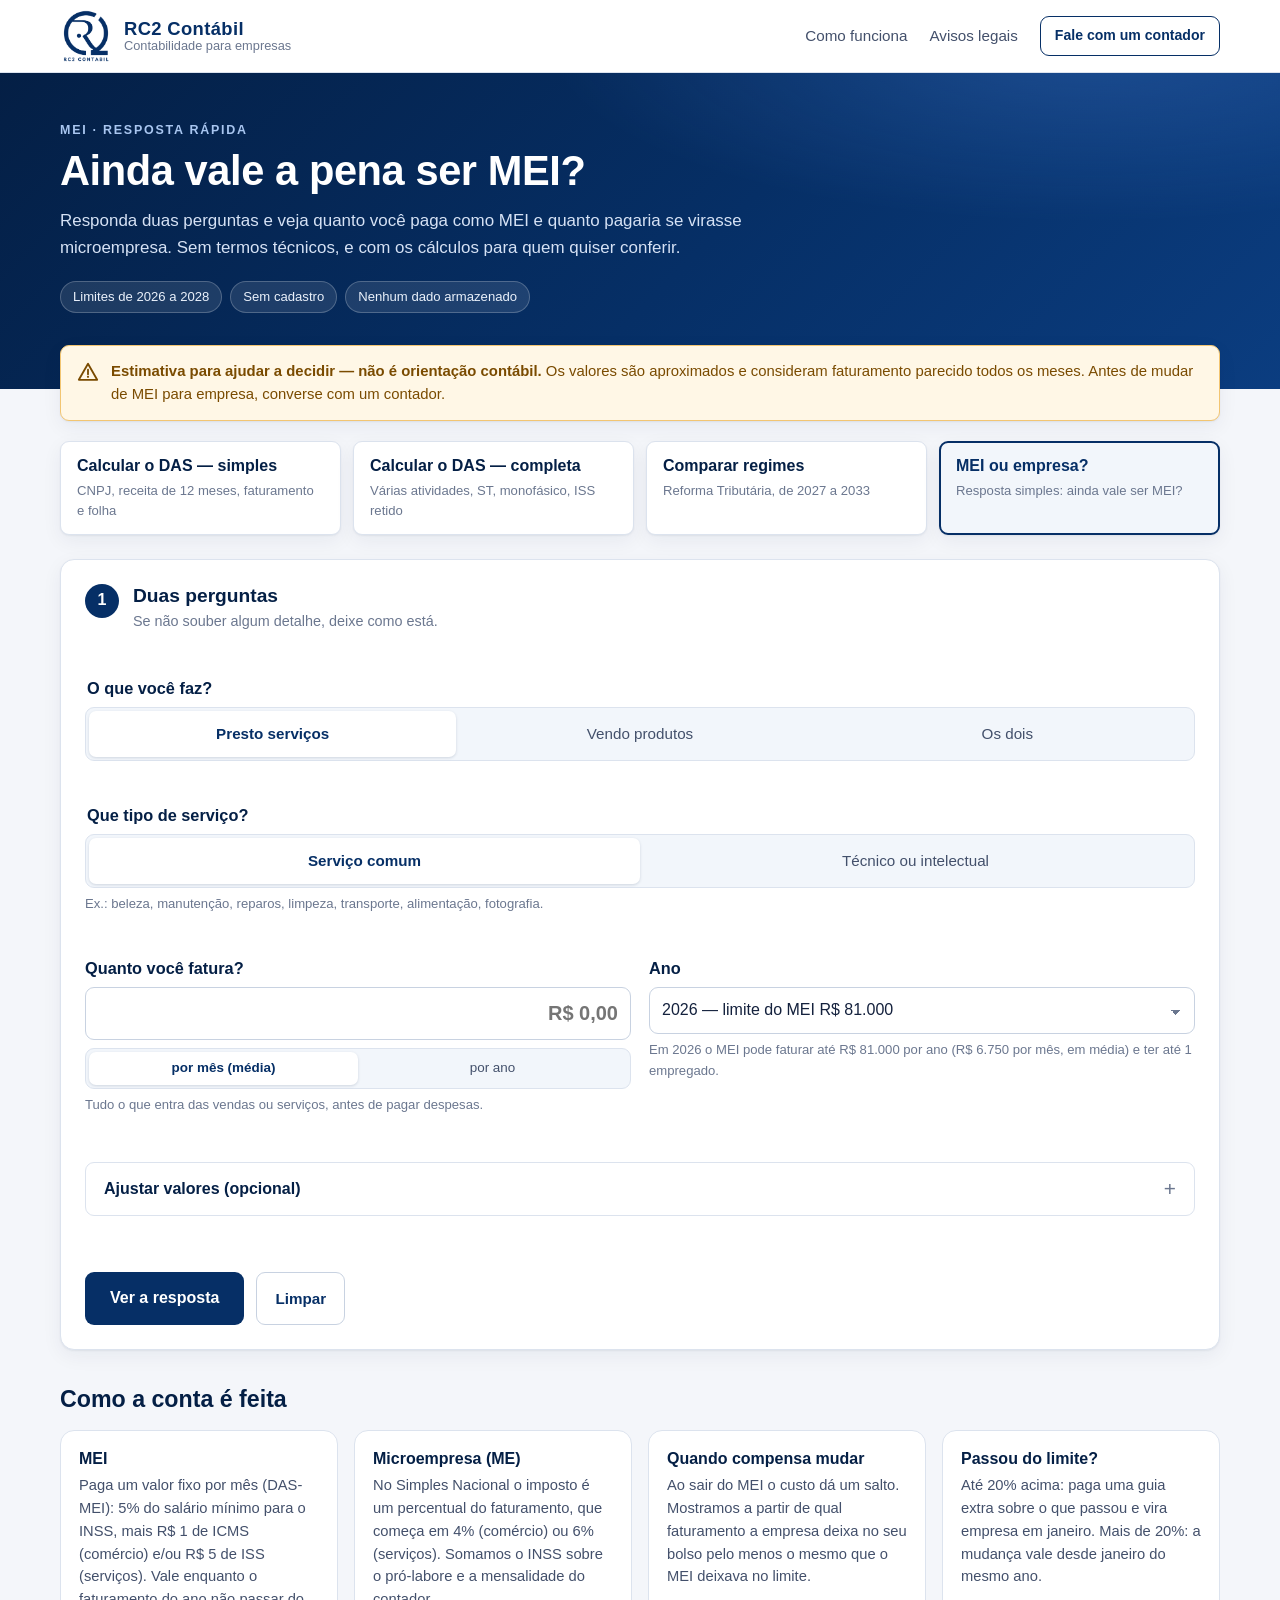
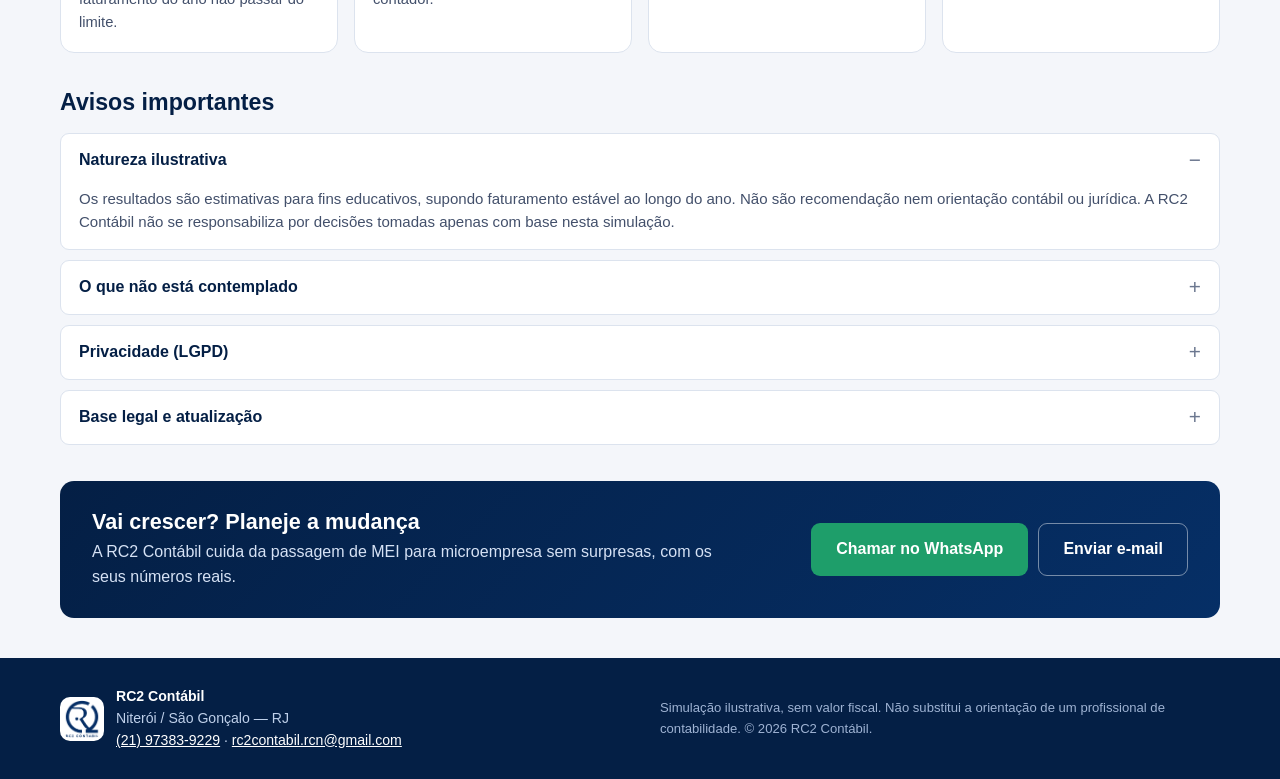
<file: public/calculadora-simples/mei.html>
<!DOCTYPE html>
<html lang="pt-BR">
<head>
  <meta charset="utf-8">
  <meta name="viewport" content="width=device-width, initial-scale=1">
  <title>Ainda vale a pena ser MEI? | RC2 Contábil</title>
  <meta name="description" content="Responda duas perguntas e veja, em linguagem simples, quanto você paga como MEI e quanto pagaria como microempresa no Simples Nacional, conforme o faturamento cresce. Simulação gratuita — RC2 Contábil.">
  <meta name="robots" content="index, follow">
  <meta name="theme-color" content="#062F66">
  <meta name="referrer" content="strict-origin-when-cross-origin">
  <meta property="og:type" content="website">
  <meta property="og:locale" content="pt_BR">
  <meta property="og:title" content="Ainda vale a pena ser MEI? | RC2 Contábil">
  <meta property="og:description" content="Quanto você paga como MEI e quanto pagaria como microempresa — resposta simples, com os cálculos para quem quiser ver.">
  <meta property="og:image" content="assets/img/logo-rc2.png">
  <link rel="icon" href="favicon.ico" sizes="any">
  <link rel="stylesheet" href="assets/css/style.css?v=1.4.0">
  <script src="assets/js/tabelas.js?v=1.4.0" defer></script>
  <script src="assets/js/reforma.js?v=1.4.0" defer></script>
  <script src="assets/js/calculo.js?v=1.4.0" defer></script>
  <script src="assets/js/mei.js?v=1.4.0" defer></script>
  <script src="assets/js/mei-app.js?v=1.4.0" defer></script>
</head>
<body>
  <a class="skip-link" href="#mei">Ir para as perguntas</a>

  <header class="topbar">
    <div class="container topbar__inner">
      <a class="brand" href="./" aria-label="RC2 Contábil — início">
        <img src="assets/img/logo-rc2.png" alt="Logo RC2 Contábil" width="52" height="52">
        <span class="brand__text">
          <strong>RC2 Contábil</strong>
          <small>Contabilidade para empresas</small>
        </span>
      </a>
      <nav class="topbar__nav" aria-label="Navegação principal">
        <a href="#como-funciona">Como funciona</a>
        <a href="#avisos">Avisos legais</a>
        <a class="btn btn--ghost-light" href="https://wa.me/5521973839229?text=Ol%C3%A1%2C%20usei%20a%20calculadora%20MEI%20ou%20empresa%20e%20gostaria%20de%20falar%20com%20um%20contador." target="_blank" rel="noopener noreferrer">Fale com um contador</a>
      </nav>
    </div>
  </header>

  <section class="hero">
    <div class="container hero__inner">
      <div>
        <p class="eyebrow">MEI · resposta rápida</p>
        <h1>Ainda vale a pena ser MEI?</h1>
        <p class="hero__lead">Responda duas perguntas e veja quanto você paga como MEI e quanto pagaria se virasse microempresa. Sem termos técnicos, e com os cálculos para quem quiser conferir.</p>
        <ul class="hero__badges">
          <li>Limites de 2026 a 2028</li>
          <li>Sem cadastro</li>
          <li>Nenhum dado armazenado</li>
        </ul>
      </div>
    </div>
  </section>

  <div class="container">
    <div class="notice notice--warning" role="note">
      <svg class="notice__icon" viewBox="0 0 24 24" aria-hidden="true"><path d="M12 3 2 20.5h20L12 3z" fill="none" stroke="currentColor" stroke-width="2" stroke-linejoin="round"/><path d="M12 9.5v5" stroke="currentColor" stroke-width="2" stroke-linecap="round"/><circle cx="12" cy="17.3" r="1.2" fill="currentColor"/></svg>
      <div>
        <strong>Estimativa para ajudar a decidir — não é orientação contábil.</strong>
        Os valores são aproximados e consideram faturamento parecido todos os meses. Antes de mudar de MEI para empresa, converse com um contador.
      </div>
    </div>
  </div>

  <div class="container">
    <nav class="modos modos--4" aria-label="Ferramentas">
      <a class="modos__tab" href="./">
        <strong>Calcular o DAS — simples</strong>
        <span>CNPJ, receita de 12 meses, faturamento e folha</span>
      </a>
      <a class="modos__tab" href="./#completa">
        <strong>Calcular o DAS — completa</strong>
        <span>Várias atividades, ST, monofásico, ISS retido</span>
      </a>
      <a class="modos__tab" href="comparar.html">
        <strong>Comparar regimes</strong>
        <span>Reforma Tributária, de 2027 a 2033</span>
      </a>
      <a class="modos__tab" href="mei.html" aria-current="page">
        <strong>MEI ou empresa?</strong>
        <span>Resposta simples: ainda vale ser MEI?</span>
      </a>
    </nav>
  </div>

  <main id="mei" class="container comparador mei">
    <form id="form-mei" class="card" novalidate autocomplete="off">
      <header class="card__head">
        <span class="step">1</span>
        <div>
          <h2>Duas perguntas</h2>
          <p class="card__sub">Se não souber algum detalhe, deixe como está.</p>
        </div>
      </header>

      <fieldset class="field mei-q">
        <legend class="label">O que você faz?</legend>
        <div class="segmented">
          <label><input type="radio" name="atividade" value="servico" checked> <span>Presto serviços</span></label>
          <label><input type="radio" name="atividade" value="comercio"> <span>Vendo produtos</span></label>
          <label><input type="radio" name="atividade" value="ambos"> <span>Os dois</span></label>
        </div>
      </fieldset>

      <fieldset class="field mei-q" id="bloco-servico">
        <legend class="label">Que tipo de serviço?</legend>
        <div class="segmented">
          <label><input type="radio" name="servico" value="III" checked> <span>Serviço comum</span></label>
          <label><input type="radio" name="servico" value="FR"> <span>Técnico ou intelectual</span></label>
        </div>
        <p class="hint" id="servico-hint">Ex.: beleza, manutenção, reparos, limpeza, transporte, alimentação, fotografia.</p>
      </fieldset>

      <div class="grid-2">
        <div class="field mei-q">
          <label class="label" for="m-faturamento">Quanto você fatura?</label>
          <input id="m-faturamento" class="input money input--grande" type="text" inputmode="decimal" placeholder="R$ 0,00" aria-describedby="m-faturamento-hint">
          <div class="segmented segmented--mini">
            <label><input type="radio" name="periodo" value="mes" checked> <span>por mês (média)</span></label>
            <label><input type="radio" name="periodo" value="ano"> <span>por ano</span></label>
          </div>
          <p class="hint" id="m-faturamento-hint">Tudo o que entra das vendas ou serviços, antes de pagar despesas.</p>
        </div>
        <div class="field mei-q">
          <label class="label" for="m-ano">Ano</label>
          <select id="m-ano" class="input"></select>
          <p class="hint" id="m-ano-hint"></p>
        </div>
      </div>

      <details class="acc premissas">
        <summary>Ajustar valores (opcional)</summary>
        <div class="grid-2">
          <div class="field">
            <label class="label" for="m-contador">Mensalidade do contador (como empresa)</label>
            <input id="m-contador" class="input money" type="text" inputmode="decimal">
            <p class="hint">Valor de referência: R$ 350,00 por mês. O MEI não é obrigado a ter contador.</p>
          </div>
          <div class="field">
            <label class="label" for="m-prolabore">Pró-labore (seu "salário" como empresa), por mês</label>
            <input id="m-prolabore" class="input money" type="text" inputmode="decimal">
            <p class="hint">Padrão: 1 salário mínimo. Sobre ele a empresa recolhe 11% de INSS.</p>
          </div>
          <div class="field">
            <label class="label" for="m-empregados">Quantos empregados você tem?</label>
            <input id="m-empregados" class="input money" type="text" inputmode="numeric" value="0">
          </div>
          <div class="field" id="bloco-part" hidden>
            <label class="label" for="m-part">Quanto do faturamento vem de serviços? (%)</label>
            <input id="m-part" class="input money" type="text" inputmode="decimal" value="50,00%">
            <p class="hint">O resto é considerado venda de produtos.</p>
          </div>
        </div>
      </details>

      <div id="m-erros" class="notice notice--error" role="alert" hidden></div>
      <div class="actions">
        <button class="btn btn--primary btn--lg" type="submit">Ver a resposta</button>
        <button id="m-limpar" class="btn btn--secondary" type="button">Limpar</button>
      </div>
    </form>

    <section id="m-resultado" class="card card--result" aria-live="polite" hidden>
      <header class="card__head">
        <span class="step step--light">2</span>
        <div>
          <h2>A resposta</h2>
          <p class="card__sub" id="m-resultado-sub"></p>
        </div>
      </header>
      <div id="m-resultado-corpo"></div>
    </section>
  </main>

  <section id="como-funciona" class="container info">
    <h2>Como a conta é feita</h2>
    <div class="info__grid">
      <div class="info__item">
        <h3>MEI</h3>
        <p>Paga um valor fixo por mês (DAS-MEI): 5% do salário mínimo para o INSS, mais R$ 1 de ICMS (comércio) e/ou R$ 5 de ISS (serviços). Vale enquanto o faturamento do ano não passar do limite.</p>
      </div>
      <div class="info__item">
        <h3>Microempresa (ME)</h3>
        <p>No Simples Nacional o imposto é um percentual do faturamento, que começa em 4% (comércio) ou 6% (serviços). Somamos o INSS sobre o pró-labore e a mensalidade do contador.</p>
      </div>
      <div class="info__item">
        <h3>Quando compensa mudar</h3>
        <p>Ao sair do MEI o custo dá um salto. Mostramos a partir de qual faturamento a empresa deixa no seu bolso pelo menos o mesmo que o MEI deixava no limite.</p>
      </div>
      <div class="info__item">
        <h3>Passou do limite?</h3>
        <p>Até 20% acima: paga uma guia extra sobre o que passou e vira empresa em janeiro. Mais de 20%: a mudança vale desde janeiro do mesmo ano.</p>
      </div>
    </div>
  </section>

  <section id="avisos" class="container info">
    <h2>Avisos importantes</h2>
    <details class="acc" open>
      <summary>Natureza ilustrativa</summary>
      <p>Os resultados são estimativas para fins educativos, supondo faturamento estável ao longo do ano. Não são recomendação nem orientação contábil ou jurídica. A RC2 Contábil não se responsabiliza por decisões tomadas apenas com base nesta simulação.</p>
    </details>
    <details class="acc">
      <summary>O que não está contemplado</summary>
      <ul>
        <li>Se a sua ocupação é permitida no MEI (confira a <a href="https://www.gov.br/empresas-e-negocios/pt-br/empreendedor/quero-ser-mei/atividades-permitidas" target="_blank" rel="noopener noreferrer">lista oficial</a>).</li>
        <li>Custos com empregados (salário, FGTS e encargos), que existem nos dois casos.</li>
        <li>Imposto de renda sobre o pró-labore acima da faixa de isenção e sobre a distribuição de lucros acima dos limites legais.</li>
        <li>ICMS por substituição tributária, produtos monofásicos, ISS retido, benefícios estaduais e municipais, taxas e alvarás.</li>
        <li>Multas e juros de quem passa do limite e não se desenquadra no prazo.</li>
      </ul>
    </details>
    <details class="acc">
      <summary>Privacidade (LGPD)</summary>
      <p>Esta página não usa cookies, rastreadores ou formulários de cadastro, e não envia os valores digitados a nenhum servidor: todo o cálculo acontece no seu navegador. O servidor registra os acessos à página com o endereço IP anonimizado, sem cookies e sem dado que identifique o visitante.</p>
    </details>
    <details class="acc">
      <summary>Base legal e atualização</summary>
      <p>Lei Complementar nº 123/2006, arts. 18-A a 18-E (MEI), com a redação da LC nº 238/2026 (limites de R$ 81 mil em 2026, R$ 110 mil em 2027 e R$ 140 mil a partir de 2028, condicionados às leis orçamentárias); Anexos I, III, IV e V (Simples Nacional) e Fator R (art. 18, § 5º-J e § 5º-M); Resolução CGSN nº 140/2018. A partir de 2027, alíquotas do Simples na redação da LC nº 214/2025. Revisado em <span id="m-revisao"></span>.</p>
    </details>
  </section>

  <section class="container cta">
    <div class="cta__box">
      <div>
        <h2>Vai crescer? Planeje a mudança</h2>
        <p>A RC2 Contábil cuida da passagem de MEI para microempresa sem surpresas, com os seus números reais.</p>
      </div>
      <div class="cta__actions">
        <a id="m-cta-whats" class="btn btn--accent btn--lg" href="https://wa.me/5521973839229?text=Ol%C3%A1%2C%20usei%20a%20calculadora%20MEI%20ou%20empresa%20e%20gostaria%20de%20falar%20com%20um%20contador." target="_blank" rel="noopener noreferrer">Chamar no WhatsApp</a>
        <a class="btn btn--ghost-dark btn--lg" href="mailto:rc2contabil.rcn@gmail.com?subject=MEI%20ou%20microempresa">Enviar e-mail</a>
      </div>
    </div>
  </section>

  <footer class="footer">
    <div class="container footer__inner">
      <div class="footer__brand">
        <img src="assets/img/logo-rc2.png" alt="" width="44" height="44">
        <div>
          <strong>RC2 Contábil</strong>
          <p>Niterói / São Gonçalo — RJ<br><a href="https://wa.me/5521973839229" target="_blank" rel="noopener noreferrer">(21) 97383-9229</a> · <a href="mailto:rc2contabil.rcn@gmail.com">rc2contabil.rcn@gmail.com</a></p>
        </div>
      </div>
      <p class="footer__legal">Simulação ilustrativa, sem valor fiscal. Não substitui a orientação de um profissional de contabilidade. © <span id="ano"></span> RC2 Contábil.</p>
    </div>
  </footer>
</body>
</html>
</file>
<file: public/calculadora-simples/assets/css/style.css>
/* RC2 Contábil — Calculadora do Simples Nacional */
:root {
  --navy-900: #041F45;
  --navy-800: #062F66;
  --navy-700: #0B3D80;
  --navy-600: #1A5199;
  --navy-100: #E6EDF7;
  --navy-50:  #F2F6FB;
  --accent:   #1E9E6A;
  --accent-700: #167A52;
  --ink:      #14213D;
  --ink-2:    #43506B;
  --ink-3:    #6B778F;
  --line:     #DCE3EE;
  --bg:       #F4F6FA;
  --surface:  #FFFFFF;
  --warn-bg:  #FFF7E6;
  --warn-line:#F2C572;
  --warn-ink: #7A4B00;
  --err-bg:   #FDECEC;
  --err-line: #F0A5A5;
  --err-ink:  #8A1C1C;
  --ok-bg:    #E8F6EF;
  --ok-ink:   #0F5E3E;
  --radius:   14px;
  --radius-sm: 9px;
  --shadow:   0 1px 2px rgba(4, 31, 69, .06), 0 6px 20px rgba(4, 31, 69, .06);
  --font: "Segoe UI", -apple-system, BlinkMacSystemFont, Roboto, "Helvetica Neue", Arial, sans-serif;
  --mono: ui-monospace, "Cascadia Mono", Consolas, "SF Mono", Menlo, monospace;
}

*, *::before, *::after { box-sizing: border-box; }
html { scroll-behavior: smooth; scroll-padding-top: 88px; -webkit-text-size-adjust: 100%; }
body {
  margin: 0;
  font-family: var(--font);
  font-size: 16px;
  line-height: 1.55;
  color: var(--ink);
  background: var(--bg);
}
img { max-width: 100%; height: auto; }
a { color: var(--navy-700); }
a:hover { color: var(--navy-900); }
h1, h2, h3 { line-height: 1.2; margin: 0; color: var(--navy-900); }
p { margin: 0; }
[hidden] { display: none !important; }

.container { width: 100%; max-width: 1200px; margin: 0 auto; padding: 0 20px; }
@media (max-width: 480px) { .container { padding: 0 16px; } }

.skip-link {
  position: absolute; left: -9999px; top: 8px; z-index: 100;
  background: var(--navy-800); color: #fff; padding: 8px 14px; border-radius: 8px;
}
.skip-link:focus { left: 8px; }

:focus-visible { outline: 3px solid #5B9BFF; outline-offset: 2px; }

/* ---------- Topbar ---------- */
.topbar { background: var(--surface); border-bottom: 1px solid var(--line); position: sticky; top: 0; z-index: 20; }
.topbar__inner { display: flex; align-items: center; justify-content: space-between; gap: 16px; min-height: 72px; }
.brand { display: flex; align-items: center; gap: 12px; text-decoration: none; color: var(--navy-800); }
.brand img { width: 52px; height: 52px; object-fit: contain; }
.brand__text { display: flex; flex-direction: column; line-height: 1.15; }
.brand__text strong { font-size: 1.15rem; letter-spacing: .02em; color: var(--navy-800); }
.brand__text small { color: var(--ink-3); font-size: .8rem; }
.topbar__nav { display: flex; align-items: center; gap: 22px; }
.topbar__nav a:not(.btn) { color: var(--ink-2); text-decoration: none; font-weight: 500; font-size: .95rem; }
.topbar__nav a:not(.btn):hover { color: var(--navy-800); }
@media (max-width: 760px) {
  .topbar__nav a:not(.btn) { display: none; }
  .brand__text small { display: none; }
}

/* ---------- Hero ---------- */
.hero {
  background:
    radial-gradient(900px 300px at 85% -10%, rgba(91, 155, 255, .25), transparent 60%),
    linear-gradient(135deg, var(--navy-900), var(--navy-800) 55%, var(--navy-700));
  color: #fff;
  padding: 48px 0 76px;
}
.hero h1 { color: #fff; font-size: clamp(1.8rem, 4vw, 2.6rem); letter-spacing: -.01em; margin: 6px 0 12px; }
.eyebrow { text-transform: uppercase; letter-spacing: .14em; font-size: .78rem; font-weight: 600; color: #A9C6F0; }
.hero__lead { max-width: 720px; color: #D6E2F5; font-size: 1.06rem; }
.hero__badges { list-style: none; padding: 0; margin: 20px 0 0; display: flex; flex-wrap: wrap; gap: 8px; }
.hero__badges li {
  font-size: .82rem; font-weight: 500; padding: 5px 12px; border-radius: 999px;
  background: rgba(255, 255, 255, .1); border: 1px solid rgba(255, 255, 255, .22); color: #EAF1FB;
}

/* ---------- Notices ---------- */
.notice {
  display: flex; gap: 12px; align-items: flex-start;
  border: 1px solid; border-radius: var(--radius-sm); padding: 14px 16px; font-size: .93rem;
}
.notice--warning { background: var(--warn-bg); border-color: var(--warn-line); color: var(--warn-ink); }
.notice--error { background: var(--err-bg); border-color: var(--err-line); color: var(--err-ink); }
.notice--info { background: var(--navy-50); border-color: var(--navy-100); color: var(--navy-900); }
.notice--ok { background: var(--ok-bg); border-color: #A7DCC3; color: var(--ok-ink); }
.notice__icon { width: 22px; height: 22px; flex: none; margin-top: 1px; }
.notice ul { margin: 6px 0 0; padding-left: 18px; }
.container > .notice--warning { margin-top: -44px; position: relative; z-index: 2; box-shadow: var(--shadow); }

/* ---------- Abas simples / completa ---------- */
.modos { display: grid; grid-template-columns: 1fr 1fr; gap: 12px; margin-top: 20px; }
.modos__tab {
  font: inherit; text-align: left; cursor: pointer;
  background: var(--surface); border: 1px solid var(--line); border-radius: var(--radius-sm);
  padding: 12px 16px; display: flex; flex-direction: column; gap: 2px;
  box-shadow: var(--shadow); transition: border-color .15s, background .15s;
}
.modos__tab strong { color: var(--navy-900); font-size: 1rem; }
.modos__tab span { color: var(--ink-3); font-size: .82rem; }
.modos__tab:hover { border-color: #A9B7CC; }
.modos__tab[aria-selected="true"] { border: 2px solid var(--navy-800); background: var(--navy-50); padding: 11px 15px; }
.modos__tab[aria-selected="true"] strong { color: var(--navy-800); }
@media (max-width: 560px) { .modos__tab span { display: none; } }

.atividade-box { margin-bottom: 18px; }
.btn--inline { display: inline; padding: 0; font-size: inherit; font-weight: 600; vertical-align: baseline; }

/* ---------- Layout ---------- */
.layout {
  display: grid; grid-template-columns: minmax(0, 1fr) 400px; gap: 24px;
  align-items: start; margin-top: 24px; margin-bottom: 40px;
}
.col-form { display: grid; gap: 24px; min-width: 0; }
.col-result { position: sticky; top: 92px; min-width: 0; }
@media (max-width: 980px) {
  .layout { grid-template-columns: 1fr; }
  .col-result { position: static; }
}

/* ---------- Cards ---------- */
.card { background: var(--surface); border: 1px solid var(--line); border-radius: var(--radius); box-shadow: var(--shadow); padding: 24px; }
@media (max-width: 480px) { .card { padding: 18px; } }
.card__head { display: flex; gap: 14px; align-items: flex-start; margin-bottom: 20px; }
.card__head h2 { font-size: 1.2rem; }
.card__sub { color: var(--ink-3); font-size: .9rem; margin-top: 3px; }
.muted { color: var(--ink-3); font-weight: 400; font-size: .9em; }
.step {
  flex: none; width: 34px; height: 34px; border-radius: 50%;
  display: grid; place-items: center; font-weight: 700;
  background: var(--navy-800); color: #fff;
}
.step--light { background: var(--navy-100); color: var(--navy-800); }

.card--result { border-top: 4px solid var(--navy-800); }

/* ---------- Forms ---------- */
.label { display: block; font-weight: 600; font-size: .88rem; color: var(--ink-2); margin-bottom: 6px; }
.input, select.input {
  width: 100%; font: inherit; color: var(--ink);
  background: #fff; border: 1px solid #C8D2E1; border-radius: var(--radius-sm);
  padding: 10px 12px; min-height: 44px;
  transition: border-color .15s, box-shadow .15s;
}
.input:hover { border-color: #A9B7CC; }
.input:focus { outline: none; border-color: var(--navy-600); box-shadow: 0 0 0 3px rgba(26, 81, 153, .18); }
.input[aria-invalid="true"] { border-color: #D14343; box-shadow: 0 0 0 3px rgba(209, 67, 67, .12); }
.input--lg { font-size: 1.1rem; letter-spacing: .03em; font-family: var(--mono); }
.money { text-align: right; font-variant-numeric: tabular-nums; }
select.input { appearance: none; padding-right: 34px;
  background-image: linear-gradient(45deg, transparent 50%, var(--ink-3) 50%), linear-gradient(135deg, var(--ink-3) 50%, transparent 50%);
  background-position: calc(100% - 18px) 55%, calc(100% - 13px) 55%;
  background-size: 5px 5px, 5px 5px; background-repeat: no-repeat; }
.hint { color: var(--ink-3); font-size: .82rem; margin-top: 6px; }
.field { margin: 0 0 18px; min-width: 0; }
fieldset.field { border: 0; padding: 0; }
.field-status { min-height: 1.3em; font-size: .88rem; margin-top: 8px; font-weight: 500; }
.field-status.is-error { color: var(--err-ink); }
.field-status.is-ok { color: var(--ok-ink); }

.input-row { display: flex; gap: 10px; }
.input-row .input { flex: 1; min-width: 0; }
@media (max-width: 420px) { .input-row { flex-direction: column; } }

.grid-2 { display: grid; grid-template-columns: 1fr 1fr; gap: 0 18px; }
.grid-3 { display: grid; grid-template-columns: repeat(3, 1fr); gap: 0 18px; }
.span-all { grid-column: 1 / -1; margin: -8px 0 18px; }
@media (max-width: 680px) { .grid-2, .grid-3 { grid-template-columns: 1fr; } }

.segmented { display: flex; background: var(--navy-50); border: 1px solid var(--line); border-radius: var(--radius-sm); padding: 3px; }
.segmented label { flex: 1; position: relative; cursor: pointer; }
.segmented input { position: absolute; opacity: 0; inset: 0; cursor: pointer; }
.segmented span { display: block; text-align: center; padding: 8px 6px; border-radius: 7px; font-size: .88rem; font-weight: 500; color: var(--ink-2); }
.segmented input:checked + span { background: #fff; color: var(--navy-800); box-shadow: 0 1px 3px rgba(4, 31, 69, .15); font-weight: 600; }
.segmented input:focus-visible + span { outline: 3px solid #5B9BFF; }

/* ---------- Buttons ---------- */
.btn {
  display: inline-flex; align-items: center; justify-content: center; gap: 8px;
  font: inherit; font-weight: 600; font-size: .95rem; cursor: pointer; text-decoration: none;
  border: 1px solid transparent; border-radius: var(--radius-sm); padding: 10px 18px; min-height: 44px;
  transition: background .15s, border-color .15s, color .15s, transform .05s;
}
.btn:active { transform: translateY(1px); }
.btn[disabled] { opacity: .6; cursor: progress; }
.btn--primary { background: var(--navy-800); color: #fff; }
.btn--primary:hover { background: var(--navy-900); color: #fff; }
.btn--secondary { background: #fff; color: var(--navy-800); border-color: #C8D2E1; }
.btn--secondary:hover { border-color: var(--navy-700); }
.btn--accent { background: var(--accent); color: #fff; }
.btn--accent:hover { background: var(--accent-700); color: #fff; }
.btn--ghost-light { border-color: var(--navy-800); color: var(--navy-800); padding: 8px 14px; min-height: 40px; font-size: .88rem; }
.btn--ghost-light:hover { background: var(--navy-800); color: #fff; }
.btn--link { background: none; border: 0; color: var(--navy-700); padding: 6px 0; min-height: 0; }
.btn--link:hover { text-decoration: underline; }
.btn--lg { padding: 13px 24px; font-size: 1rem; }
.btn--icon { width: 40px; min-height: 40px; padding: 0; background: #fff; border-color: var(--line); color: var(--ink-3); }
.btn--icon:hover { color: var(--err-ink); border-color: var(--err-line); }
.actions { display: flex; gap: 12px; flex-wrap: wrap; margin-top: 22px; }
.spinner { width: 16px; height: 16px; border: 2px solid rgba(255,255,255,.4); border-top-color: #fff; border-radius: 50%; animation: spin .8s linear infinite; }
@keyframes spin { to { transform: rotate(360deg); } }

/* ---------- Empresa ---------- */
.empresa { margin-top: 18px; border-top: 1px dashed var(--line); padding-top: 18px; display: grid; gap: 14px; }
.empresa__nome { font-size: 1.1rem; font-weight: 700; color: var(--navy-900); }
.empresa__fantasia { color: var(--ink-3); font-size: .9rem; }
.dl { display: grid; grid-template-columns: repeat(auto-fit, minmax(180px, 1fr)); gap: 10px 18px; margin: 0; }
.dl div { min-width: 0; }
.dl dt { font-size: .75rem; text-transform: uppercase; letter-spacing: .06em; color: var(--ink-3); font-weight: 600; }
.dl dd { margin: 2px 0 0; font-weight: 500; overflow-wrap: anywhere; }
.tags { display: flex; flex-wrap: wrap; gap: 6px; }
.tag { display: inline-block; font-size: .78rem; font-weight: 600; padding: 3px 10px; border-radius: 999px; background: var(--navy-100); color: var(--navy-800); white-space: nowrap; }
.tag--ok { background: var(--ok-bg); color: var(--ok-ink); }
.tag--warn { background: var(--warn-bg); color: var(--warn-ink); }
.tag--err { background: var(--err-bg); color: var(--err-ink); }

.table-wrap { overflow-x: auto; border: 1px solid var(--line); border-radius: var(--radius-sm); }
table { width: 100%; border-collapse: collapse; font-size: .88rem; }
th, td { padding: 9px 12px; text-align: left; border-bottom: 1px solid var(--line); vertical-align: top; }
th { background: var(--navy-50); color: var(--ink-2); font-weight: 600; font-size: .78rem; text-transform: uppercase; letter-spacing: .04em; white-space: nowrap; }
tbody tr:last-child td { border-bottom: 0; }
td.num, th.num { text-align: right; font-variant-numeric: tabular-nums; white-space: nowrap; }
.cnae-code { font-family: var(--mono); font-size: .82rem; white-space: nowrap; }
.cnae-obs { display: block; color: var(--ink-3); font-size: .78rem; margin-top: 2px; }

/* ---------- Linhas de receita ---------- */
.receitas { margin-top: 6px; border-top: 1px solid var(--line); padding-top: 18px; }
.receitas__head h3 { font-size: 1rem; }
.linhas { display: grid; gap: 12px; margin: 14px 0 6px; }
.linha {
  display: grid; gap: 10px 12px; align-items: end;
  grid-template-columns: minmax(0, 1fr) minmax(0, 1fr) 160px 40px;
  background: var(--navy-50); border: 1px solid var(--line); border-radius: var(--radius-sm); padding: 12px;
}
.linha .field { margin: 0; }
.linha .field--cnae { grid-column: 1 / -1; }
.linha .label { font-size: .78rem; }
.linha__obs { grid-column: 1 / -1; font-size: .8rem; color: var(--ink-3); margin-top: -2px; }
.linha__obs:empty { display: none; }
@media (max-width: 700px) {
  .linha { grid-template-columns: 1fr 1fr; }
  .linha .btn--icon { justify-self: end; }
}
@media (max-width: 480px) { .linha { grid-template-columns: 1fr; } }

/* ---------- Resultado ---------- */
.placeholder { text-align: center; color: var(--ink-3); padding: 20px 10px 8px; }
.placeholder svg { width: 56px; height: 56px; color: var(--navy-600); opacity: .55; margin-bottom: 8px; }
.total {
  background: linear-gradient(135deg, var(--navy-800), var(--navy-700)); color: #fff;
  border-radius: var(--radius-sm); padding: 18px 20px; margin-bottom: 16px;
}
.total__label { font-size: .82rem; text-transform: uppercase; letter-spacing: .08em; color: #BFD3F2; }
.total__valor { font-size: clamp(1.9rem, 5vw, 2.3rem); font-weight: 700; letter-spacing: -.01em; font-variant-numeric: tabular-nums; margin: 2px 0; }
.total__meta { font-size: .88rem; color: #D6E2F5; }
.kpis { display: grid; grid-template-columns: 1fr 1fr; gap: 10px; margin-bottom: 16px; }
.kpi { border: 1px solid var(--line); border-radius: var(--radius-sm); padding: 10px 12px; }
.kpi__label { font-size: .74rem; text-transform: uppercase; letter-spacing: .05em; color: var(--ink-3); font-weight: 600; }
.kpi__valor { font-weight: 700; font-size: 1.05rem; color: var(--navy-900); font-variant-numeric: tabular-nums; }
.res-section { margin-top: 18px; }
.res-section h3 { font-size: .95rem; margin-bottom: 8px; }
.bars { display: grid; gap: 8px; }
.bar { display: grid; grid-template-columns: 64px 1fr auto; align-items: center; gap: 10px; font-size: .86rem; }
.bar__track { height: 8px; background: var(--navy-50); border-radius: 99px; overflow: hidden; }
.bar__fill { display: block; height: 100%; background: var(--navy-600); border-radius: 99px; }
.bar__fill--fora { background: #B8C3D4; }
.bar__nome { font-weight: 600; color: var(--ink-2); }
.bar__valor { font-variant-numeric: tabular-nums; text-align: right; }
.bar__valor small { display: block; color: var(--ink-3); font-size: .74rem; }
.memoria { font-family: var(--mono); font-size: .8rem; background: var(--navy-50); border: 1px solid var(--line); border-radius: var(--radius-sm); padding: 10px 12px; overflow-x: auto; white-space: pre-wrap; word-break: break-word; }
.stack { display: grid; gap: 10px; }
.res-actions { display: flex; gap: 10px; flex-wrap: wrap; margin-top: 18px; }
.res-actions .btn { flex: 1; }
.disclaimer-mini { font-size: .78rem; color: var(--ink-3); margin-top: 14px; border-top: 1px solid var(--line); padding-top: 12px; }
.fr-box .fr-meter { height: 10px; background: var(--navy-50); border-radius: 99px; position: relative; margin: 10px 0 4px; overflow: hidden; }
.fr-box .fr-meter span { display: block; height: 100%; background: var(--accent); }
.fr-box .fr-meter--baixo span { background: #D98A1E; }
.fr-scale { display: flex; justify-content: space-between; font-size: .74rem; color: var(--ink-3); }

/* ---------- Info / accordions ---------- */
.info { margin-top: 12px; margin-bottom: 36px; }
.info > h2 { font-size: 1.45rem; margin-bottom: 16px; }
.info__grid { display: grid; grid-template-columns: repeat(auto-fit, minmax(230px, 1fr)); gap: 16px; margin-bottom: 18px; }
.info__item { background: var(--surface); border: 1px solid var(--line); border-radius: var(--radius); padding: 18px; }
.info__item h3 { font-size: 1rem; margin-bottom: 6px; }
.info__item p { color: var(--ink-2); font-size: .92rem; }
.formula { font-family: var(--mono); font-size: .8rem !important; background: var(--navy-50); border-radius: 8px; padding: 8px 10px; margin-bottom: 8px; color: var(--navy-900) !important; }
.acc { background: var(--surface); border: 1px solid var(--line); border-radius: var(--radius-sm); margin-bottom: 10px; }
.acc summary { cursor: pointer; padding: 14px 18px; font-weight: 600; color: var(--navy-900); list-style: none; display: flex; justify-content: space-between; align-items: center; gap: 12px; }
.acc summary::-webkit-details-marker { display: none; }
.acc summary::after { content: "+"; font-size: 1.3rem; color: var(--ink-3); font-weight: 400; line-height: 1; }
.acc[open] summary::after { content: "−"; }
.acc > :not(summary) { padding: 0 18px 16px; color: var(--ink-2); font-size: .94rem; }
.acc ul { margin: 0; padding-left: 36px; }
.acc li { margin-bottom: 4px; }
.tabelas { display: grid; gap: 18px; }
.tabelas h3 { font-size: .98rem; margin-bottom: 8px; }

/* ---------- CTA / footer ---------- */
.cta { margin-bottom: 40px; }
.cta__box {
  display: flex; align-items: center; justify-content: space-between; gap: 24px; flex-wrap: wrap;
  background: linear-gradient(135deg, var(--navy-900), var(--navy-800)); color: #fff;
  border-radius: var(--radius); padding: 28px 32px;
}
.cta__actions { display: flex; gap: 10px; flex-wrap: wrap; }
.btn--ghost-dark { border-color: rgba(255, 255, 255, .45); color: #fff; }
.btn--ghost-dark:hover { background: rgba(255, 255, 255, .12); color: #fff; }
.cta__box h2 { color: #fff; font-size: 1.35rem; margin-bottom: 6px; }
.cta__box p { color: #D6E2F5; max-width: 620px; }
.footer { background: var(--navy-900); color: #BFD0EA; padding: 28px 0; font-size: .88rem; }
.footer__inner { display: flex; justify-content: space-between; gap: 24px; flex-wrap: wrap; align-items: center; }
.footer__brand { display: flex; gap: 12px; align-items: center; }
.footer__brand img { background: #fff; border-radius: 10px; padding: 3px; }
.footer__brand strong { color: #fff; }
.footer a { color: #fff; }
.footer__legal { max-width: 560px; color: #9FB3D3; font-size: .82rem; }

/* ---------- Impressão ---------- */
.print-only { display: none; }
@media print {
  @page { margin: 14mm; }
  body { background: #fff; font-size: 11pt; }
  .topbar, .hero, .modos, .col-form, .info, .cta, .footer, .skip-link, .res-actions, .container > .notice--warning { display: none !important; }
  .layout { display: block; margin: 0; }
  .col-result { position: static; }
  .card { box-shadow: none; border: 0; padding: 0; }
  .print-only { display: block; }
  .print-head { display: flex; align-items: center; gap: 12px; border-bottom: 2px solid var(--navy-800); padding-bottom: 10px; margin-bottom: 14px; }
  .print-head img { width: 48px; height: 48px; }
  .total { -webkit-print-color-adjust: exact; print-color-adjust: exact; }
  .bar__fill, .fr-meter span { -webkit-print-color-adjust: exact; print-color-adjust: exact; }
}

@media (prefers-reduced-motion: reduce) {
  html { scroll-behavior: auto; }
  * { animation: none !important; transition: none !important; }
}

/* ---------- Comparativo de regimes (comparar.html) ---------- */
.sr-only { position: absolute; width: 1px; height: 1px; padding: 0; margin: -1px; overflow: hidden; clip: rect(0 0 0 0); white-space: nowrap; border: 0; }
.modos--3 { grid-template-columns: repeat(3, 1fr); }
a.modos__tab { text-decoration: none; }
.modos__tab[aria-current="page"] { border: 2px solid var(--navy-800); background: var(--navy-50); padding: 11px 15px; }
.modos__tab[aria-current="page"] strong { color: var(--navy-800); }
@media (max-width: 760px) { .modos--3 { grid-template-columns: 1fr; } }

.comparador { display: grid; grid-template-columns: minmax(0, 1fr); gap: 24px; margin-top: 24px; margin-bottom: 36px; }
.comparador > form { display: grid; grid-template-columns: minmax(0, 1fr); gap: 24px; }
.comparador select.input { max-width: 100%; text-overflow: ellipsis; }
.premissas { margin-top: 4px; }
.premissas > .grid-3 { padding-top: 6px; }
.check { display: flex; gap: 8px; align-items: flex-start; font-size: .9rem; color: var(--ink-2); cursor: pointer; }
.check input { margin-top: 3px; }
.recomendacao p { margin: 6px 0 0; }

.tabela-anos td small { display: block; color: var(--ink-3); font-size: .74rem; }
.tabela-anos td.melhor { background: var(--ok-bg); font-weight: 700; color: var(--ok-ink); }
.tabela-anos td .tag { margin-top: 4px; }
.tabela-anos tbody th { text-transform: none; font-size: .88rem; letter-spacing: 0; background: transparent; border-bottom: 1px solid var(--line); }

.bar--regime { grid-template-columns: minmax(120px, 210px) 1fr auto; }
.bar__fill--ok { background: var(--accent); }

.regimes { display: grid; grid-template-columns: repeat(auto-fit, minmax(260px, 1fr)); gap: 14px; margin-top: 16px; }
.regime { border: 1px solid var(--line); border-radius: var(--radius-sm); padding: 14px; display: grid; gap: 10px; align-content: start; min-width: 0; }
.regime--melhor { border: 2px solid var(--accent); padding: 13px; }
.regime__head { display: flex; justify-content: space-between; gap: 8px; align-items: flex-start; }
.regime__head h4 { margin: 0; font-size: 1rem; color: var(--navy-900); }
.regime__total span { display: block; font-size: 1.4rem; font-weight: 700; color: var(--navy-800); font-variant-numeric: tabular-nums; }
.regime__total small { color: var(--ink-3); font-size: .82rem; }
.regime__dl { grid-template-columns: 1fr; }

@media print {
  .comparador > form { display: none !important; }
  .regime { break-inside: avoid; }
  .bar__fill--ok, .tabela-anos td.melhor { -webkit-print-color-adjust: exact; print-color-adjust: exact; }
}
/* Na página da calculadora, as duas abas ficam num grupo (tablist) e o comparativo é um link. */
.modos__grupo { display: contents; }
.modos__tab strong .tag { margin-left: 6px; vertical-align: middle; font-size: .7rem; }

/* ---------- MEI ou empresa? (mei.html) ---------- */
.modos--4 { grid-template-columns: repeat(4, 1fr); }
@media (max-width: 900px) { .modos--4 { grid-template-columns: 1fr 1fr; } }
@media (max-width: 480px) { .modos--4 { grid-template-columns: 1fr; } }
.mei .mei-q > .label, .mei .mei-q > legend.label { font-size: 1.02rem; color: var(--navy-900); }
.mei .segmented span { padding: 11px 6px; font-size: .95rem; }
.segmented--mini { margin-top: 8px; }
.mei .segmented--mini span { padding: 6px; font-size: .84rem; }
.input--grande { font-size: 1.25rem; font-weight: 600; }
.veredito { font-size: 1rem; margin-bottom: 16px; }
.veredito .notice__icon { width: 28px; height: 28px; }
.veredito__titulo { display: block; font-size: 1.2rem; margin-bottom: 2px; }
.veredito li { margin-top: 6px; }
.kpis--3 { grid-template-columns: repeat(3, 1fr); }
@media (max-width: 640px) { .kpis--3 { grid-template-columns: 1fr; } }
.kpi__sub { color: var(--ink-3); font-size: .78rem; }
.tabela-mei tr.atual td { background: var(--navy-50); font-weight: 700; }
.tabela-mei td .tag { margin-left: 6px; vertical-align: middle; }
.detalhes-tecnicos h4 { margin: 14px 0 4px; color: var(--navy-900); font-size: .98rem; }
.detalhes-tecnicos ul { margin: 4px 0 0; padding-left: 18px; }
.mei-link { margin-top: 4px; }
@media print {
  .mei > form { display: none !important; }
  .tabela-mei td.melhor, .tabela-mei tr.atual td { -webkit-print-color-adjust: exact; print-color-adjust: exact; }
}
.tabela-mei th { white-space: normal; }
@media (max-width: 480px) { .tabela-mei th, .tabela-mei td { padding: 8px 6px; } .tabela-mei td .tag { display: block; margin: 4px 0 0; width: max-content; margin-left: auto; } }
</file>
